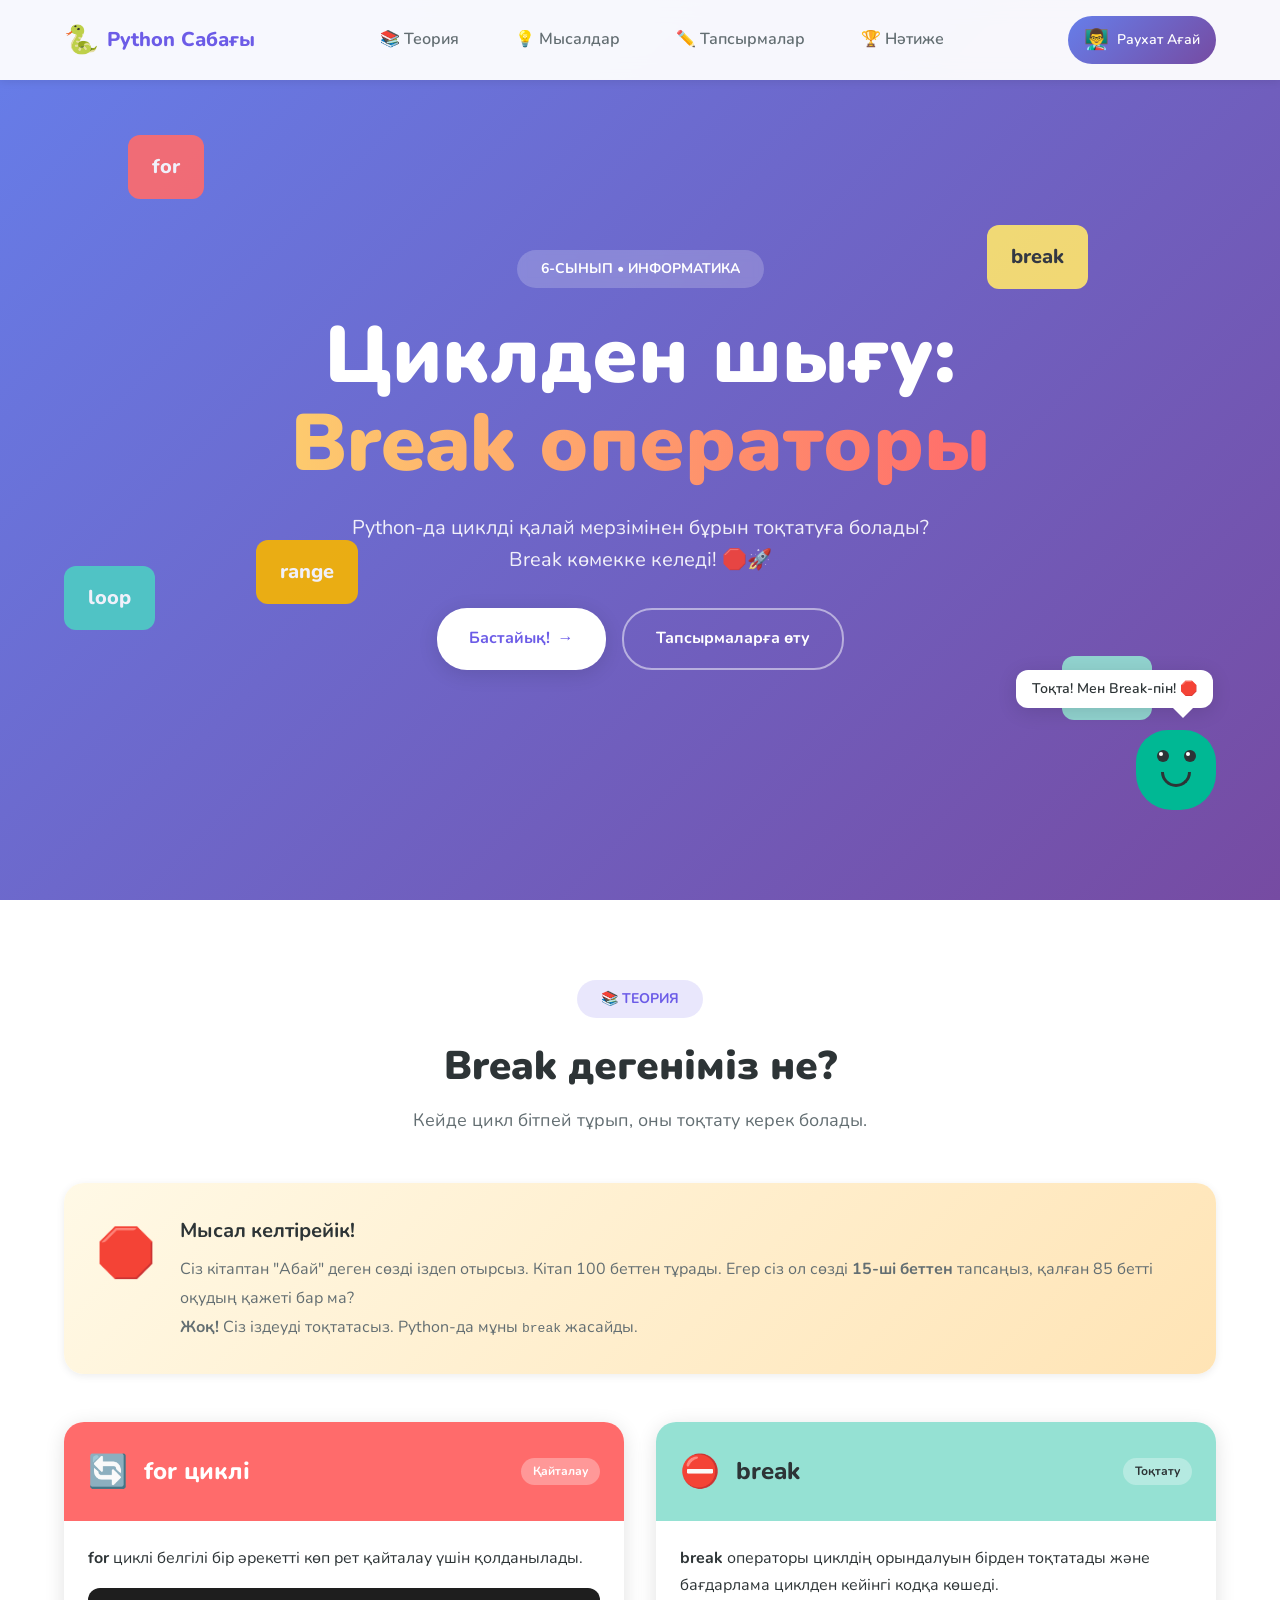
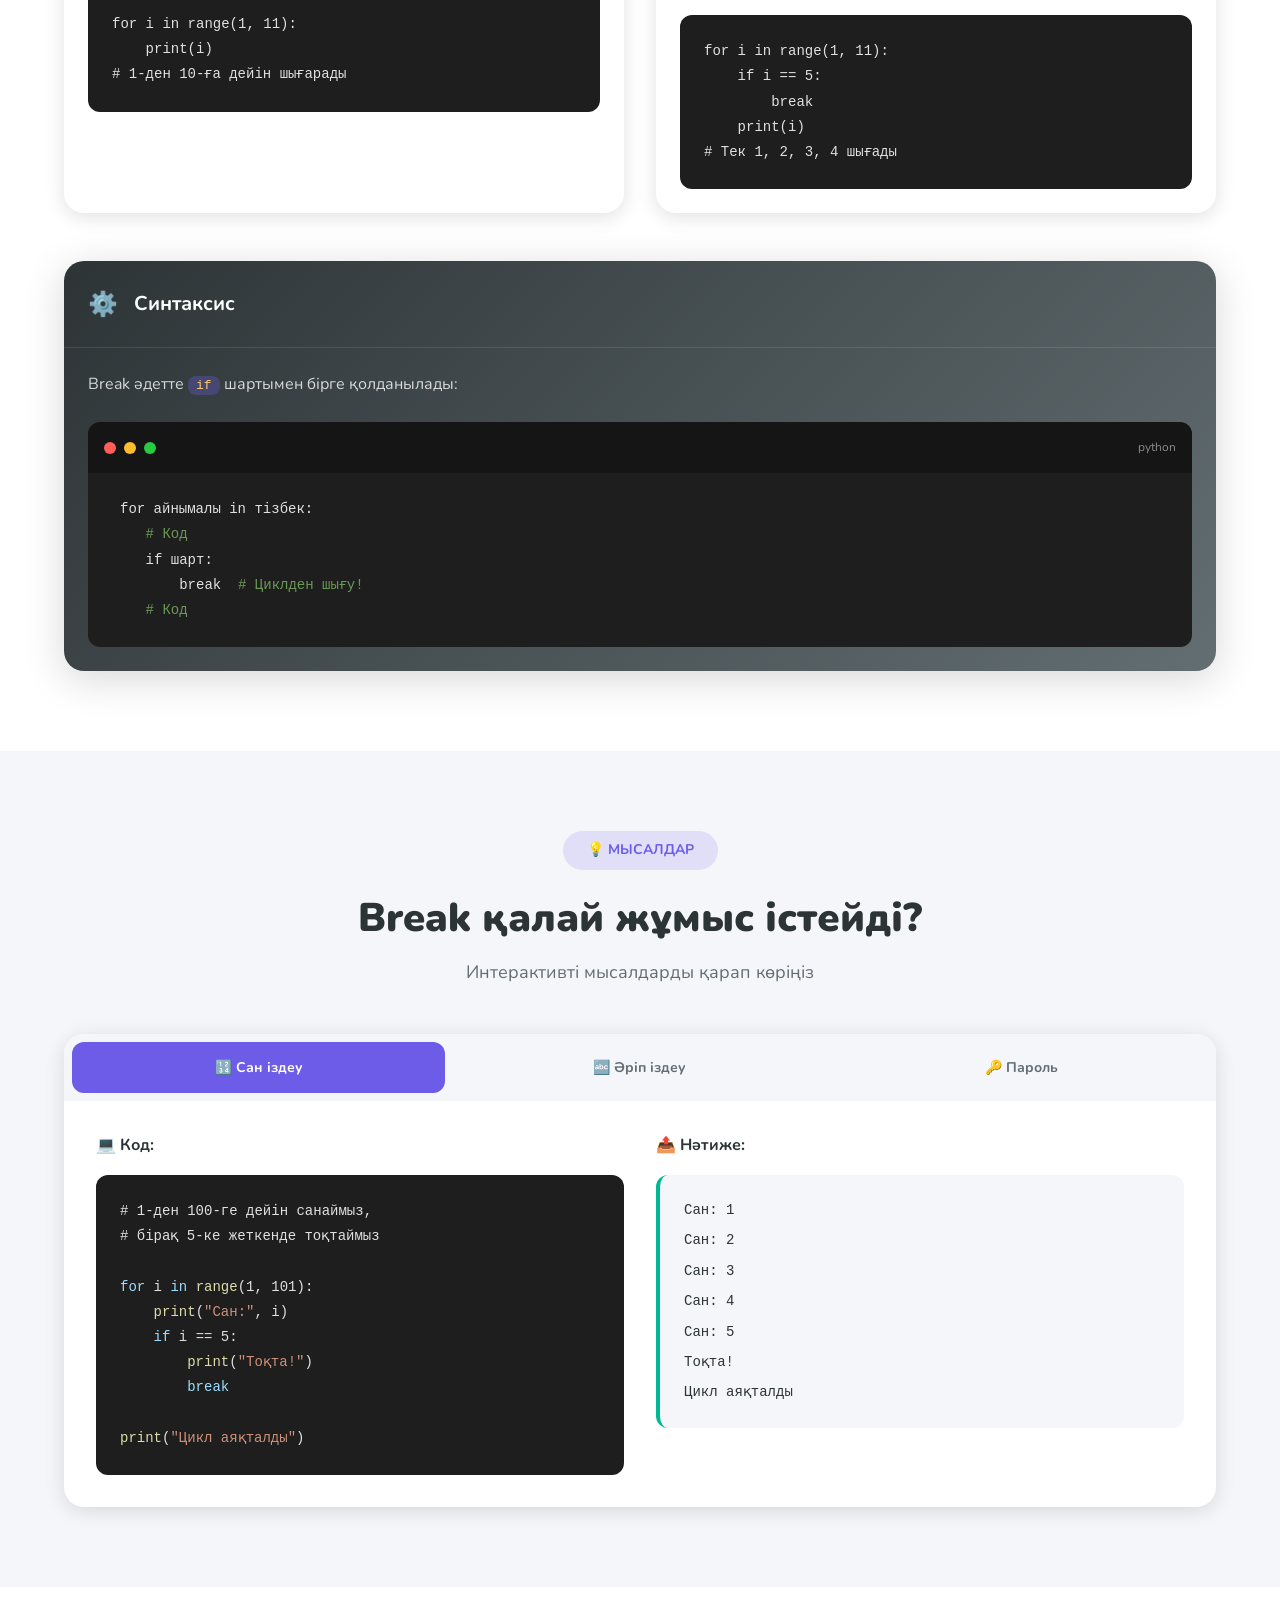
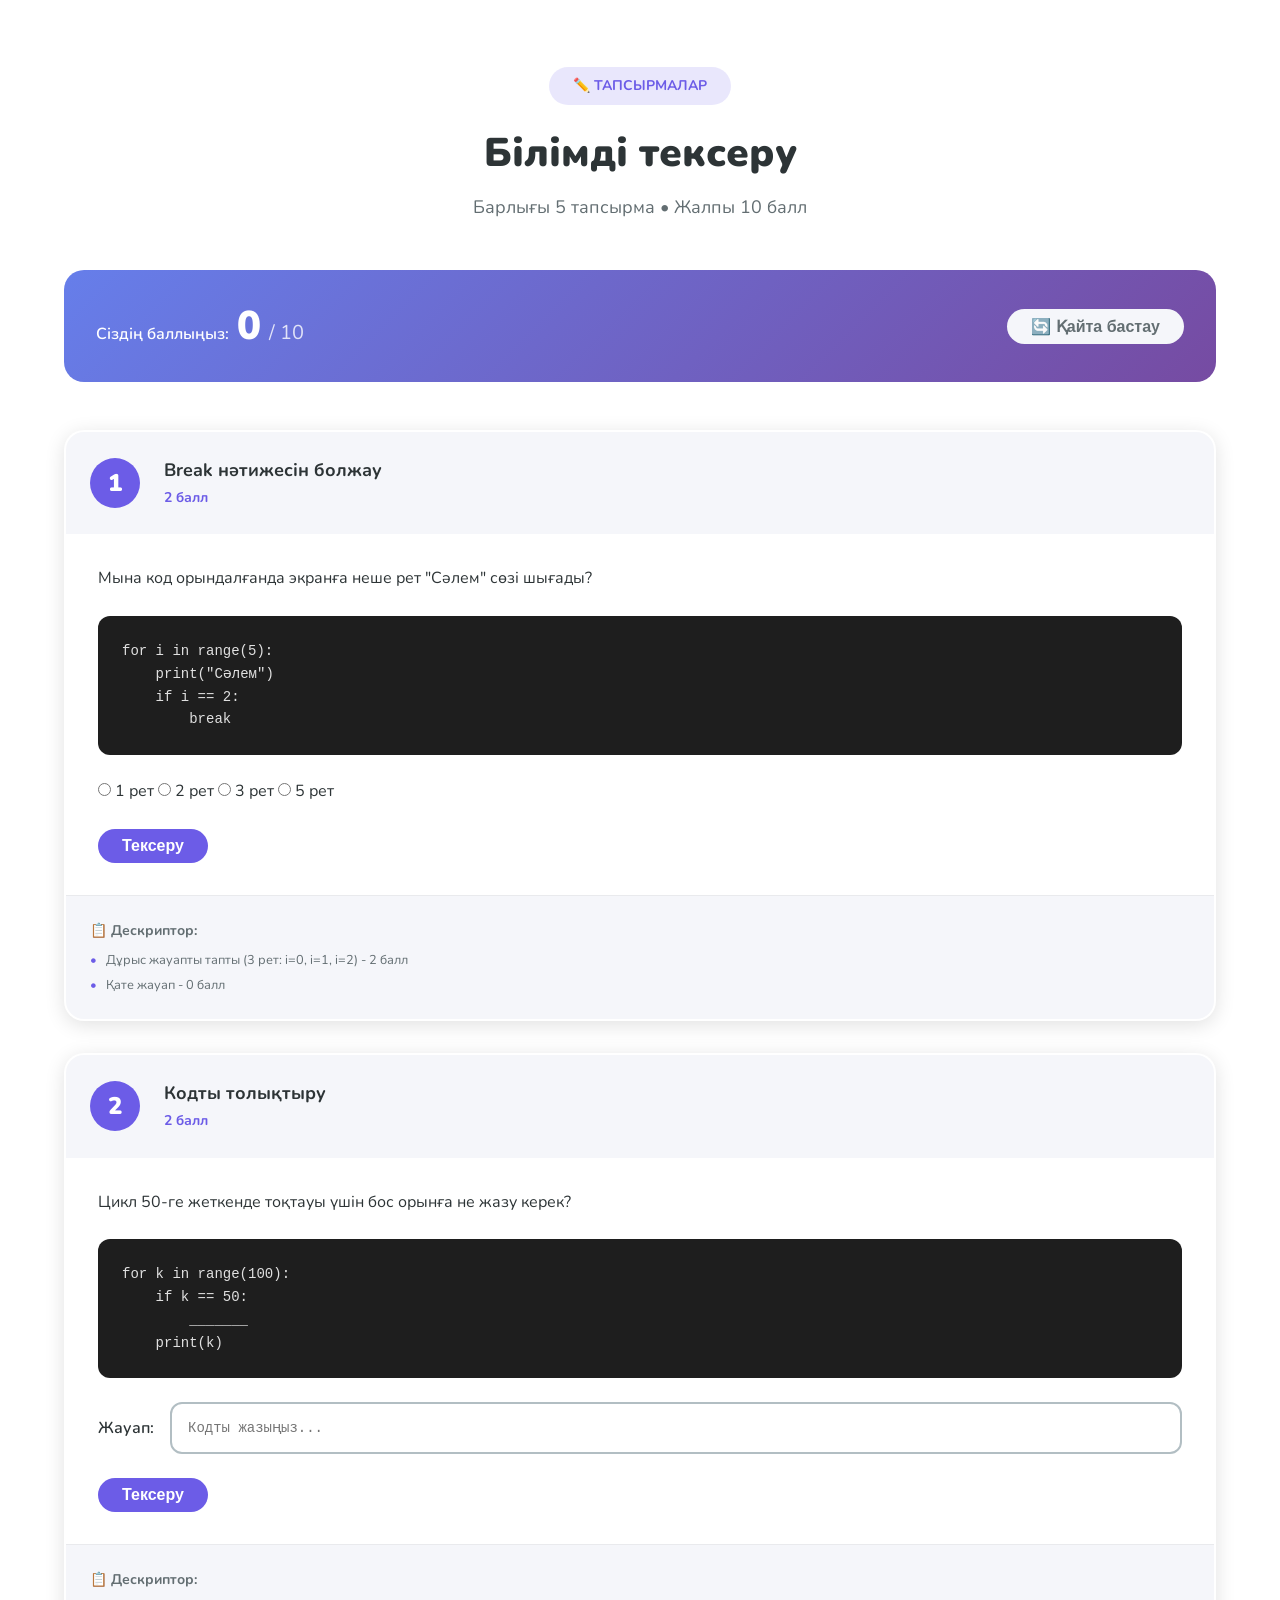
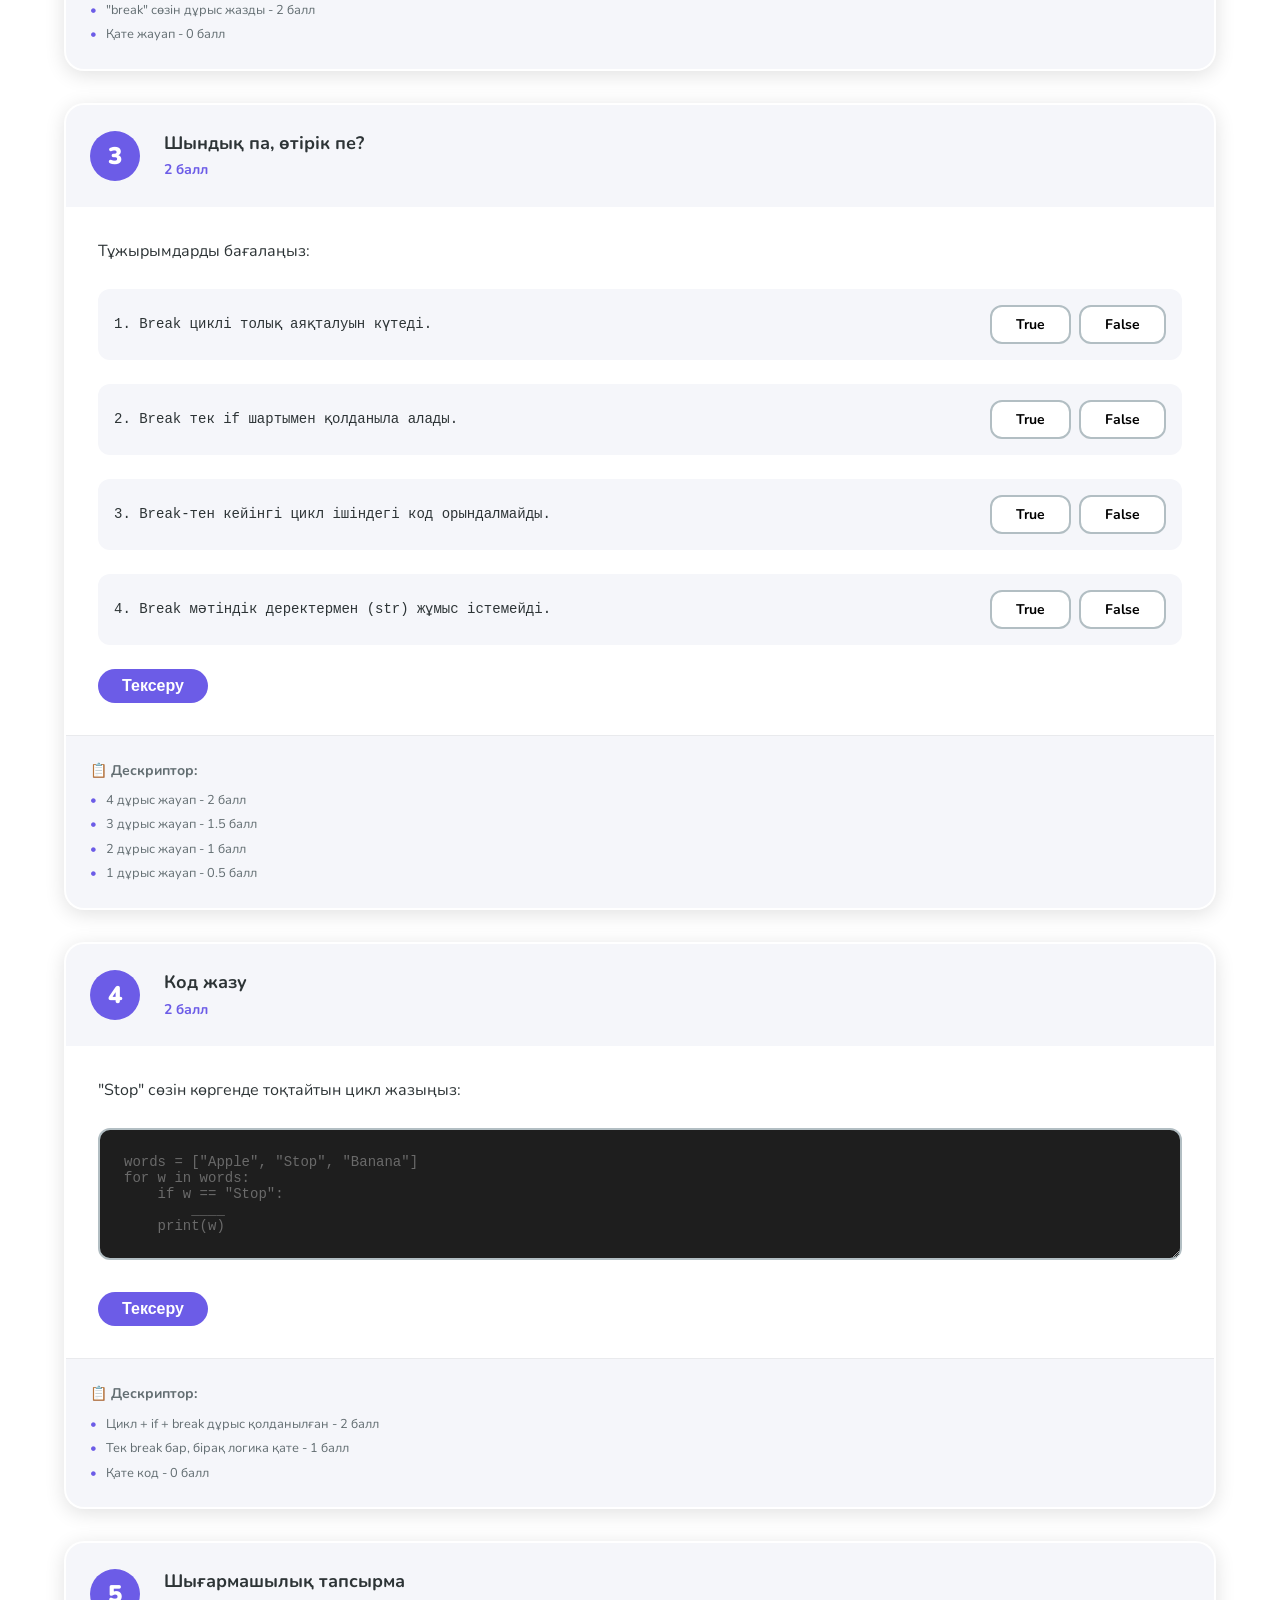
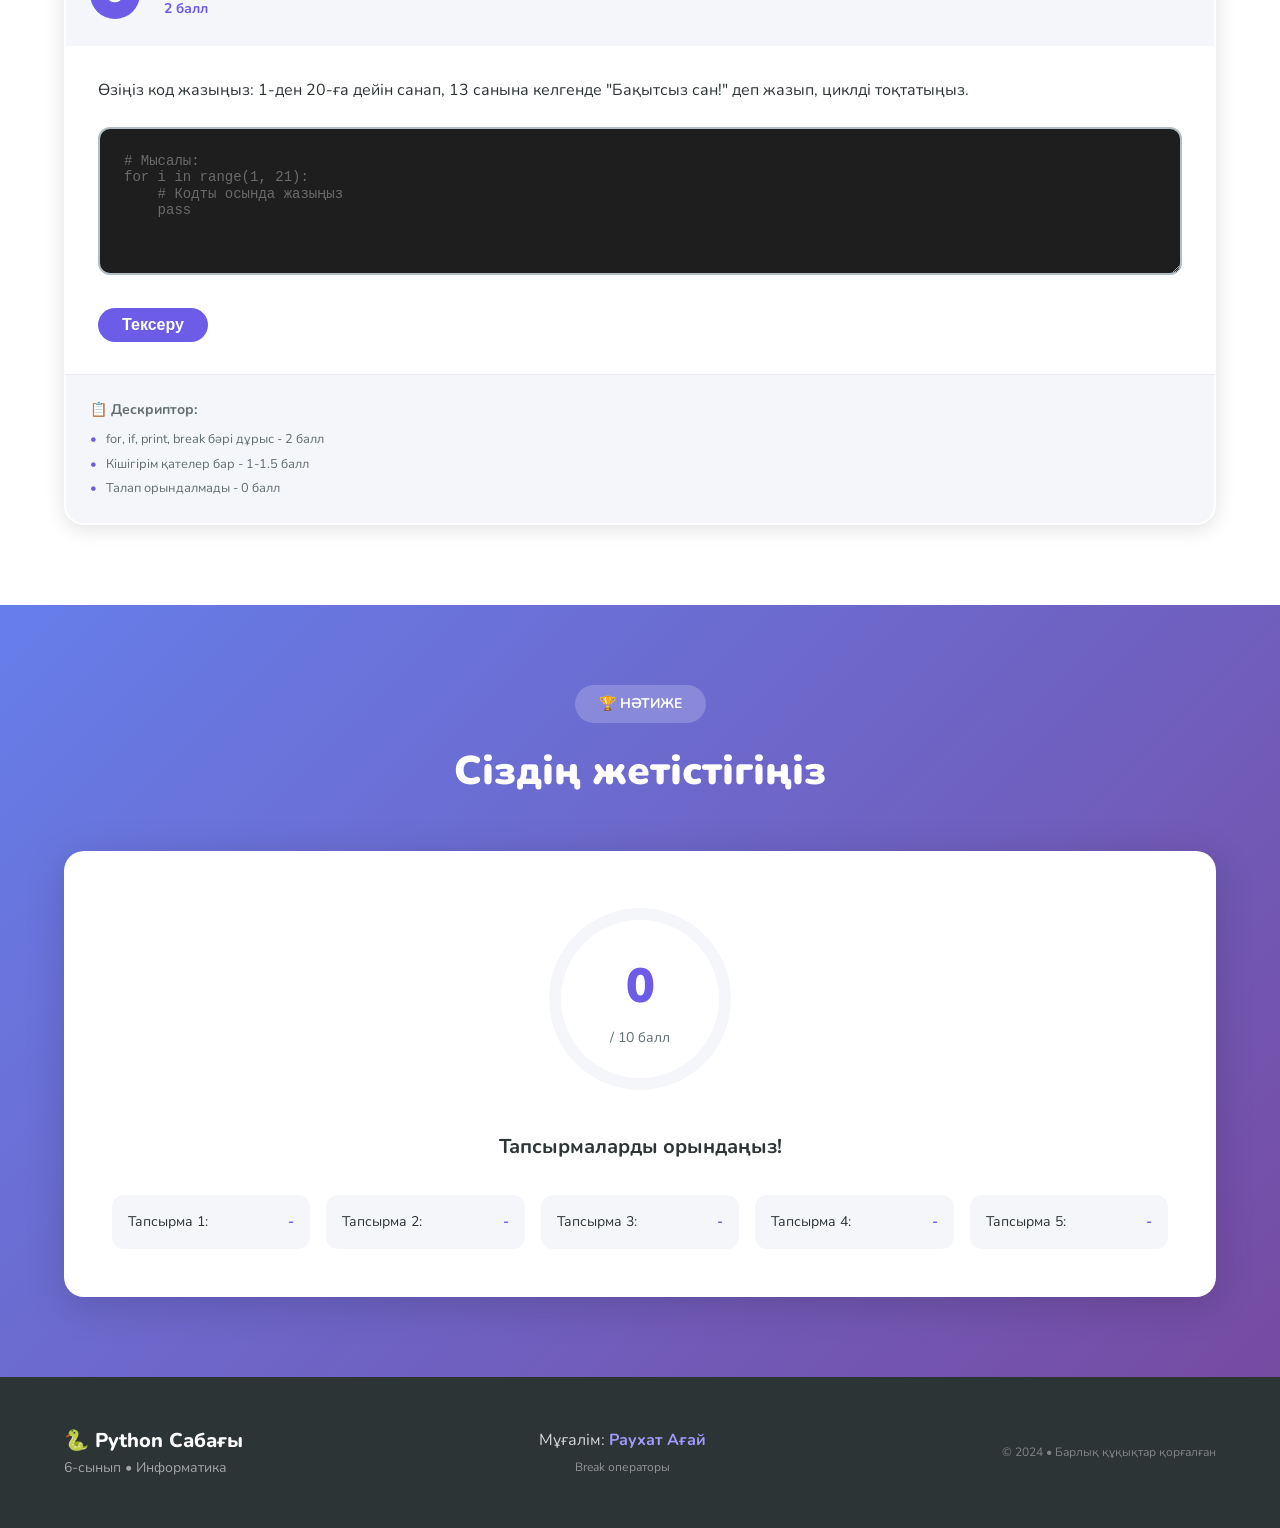
<file: index.html>
<!doctype html>
<html lang="kk">
  <head>
    <meta charset="UTF-8" />
    <meta name="viewport" content="width=device-width, initial-scale=1.0" />
    <title>Python: Break операторы | 6-сынып | Раухат Ағай</title>
    <link rel="stylesheet" href="styles.css" />
    <link
      href="https://fonts.googleapis.com/css2?family=Nunito:wght@400;600;700;800;900&display=swap"
      rel="stylesheet"
    />
  </head>
  <body>
    <header class="header">
      <div class="container header-content">
        <div class="logo">
          <span class="logo-icon">🐍</span>
          <span class="logo-text">Python Сабағы</span>
        </div>
        <nav class="nav" id="nav">
          <a href="#theory">📚 Теория</a>
          <a href="#examples">💡 Мысалдар</a>
          <a href="#tasks">✏️ Тапсырмалар</a>
          <a href="#results">🏆 Нәтиже</a>
        </nav>
        <div class="teacher-badge">
          <span class="teacher-avatar">👨‍🏫</span>
          <span class="teacher-name">Раухат Ағай</span>
        </div>
        <button class="mobile-menu-btn" id="mobileMenuBtn">☰</button>
      </div>
    </header>

    <section class="hero">
      <div class="hero-shapes">
        <div class="shape shape-1">for</div>
        <div class="shape shape-2">break</div>
        <div class="shape shape-3">loop</div>
        <div class="shape shape-4">stop</div>
        <div class="shape shape-5">range</div>
      </div>
      <div class="container hero-content">
        <div class="hero-badge">6-СЫНЫП • ИНФОРМАТИКА</div>
        <h1 class="hero-title">
          <span class="title-line">Циклден шығу:</span>
          <span class="title-line highlight">Break операторы</span>
        </h1>
        <p class="hero-subtitle">
          Python-да циклді қалай мерзімінен бұрын тоқтатуға болады? Break
          көмекке келеді! 🛑🚀
        </p>
        <div class="hero-buttons">
          <a href="#theory" class="btn btn-primary">
            <span>Бастайық!</span>
            <span class="btn-icon">→</span>
          </a>
          <a href="#tasks" class="btn btn-secondary">Тапсырмаларға өту</a>
        </div>
      </div>
      <div class="hero-mascot">
        <div class="mascot-body">
          <div class="mascot-eyes">
            <div class="eye"></div>
            <div class="eye"></div>
          </div>
          <div class="mascot-smile"></div>
        </div>
        <div class="mascot-speech">Тоқта! Мен Break-пін! 🛑</div>
      </div>
    </section>

    <section id="theory" class="theory">
      <div class="container">
        <div class="section-header">
          <span class="section-badge">📚 ТЕОРИЯ</span>
          <h2 class="section-title">Break дегеніміз не?</h2>
          <p class="section-subtitle">
            Кейде цикл бітпей тұрып, оны тоқтату керек болады.
          </p>
        </div>

        <div class="intro-card">
          <div class="intro-icon">🛑</div>
          <div class="intro-content">
            <h3>Мысал келтірейік!</h3>
            <p>
              Сіз кітаптан "Абай" деген сөзді іздеп отырсыз. Кітап 100 беттен
              тұрады. Егер сіз ол сөзді <strong>15-ші беттен</strong> тапсаңыз,
              қалған 85 бетті оқудың қажеті бар ма? <br />
              <strong>Жоқ!</strong> Сіз іздеуді тоқтатасыз. Python-да мұны
              <code>break</code> жасайды.
            </p>
          </div>
        </div>

        <div class="types-grid">
          <div class="type-card" data-type="for">
            <div class="type-header int">
              <div class="type-icon">🔄</div>
              <h3 class="type-name">for циклі</h3>
              <span class="type-badge">Қайталау</span>
            </div>
            <div class="type-body">
              <p class="type-description">
                <strong>for</strong> циклі белгілі бір әрекетті көп рет қайталау
                үшін қолданылады.
              </p>
              <div class="code-block">
                <pre><code>for i in range(1, 11):
    print(i)
# 1-ден 10-ға дейін шығарады</code></pre>
              </div>
            </div>
          </div>

          <div class="type-card" data-type="break">
            <div class="type-header bool">
              <div class="type-icon">⛔</div>
              <h3 class="type-name">break</h3>
              <span class="type-badge">Тоқтату</span>
            </div>
            <div class="type-body">
              <p class="type-description">
                <strong>break</strong> операторы циклдің орындалуын бірден
                тоқтатады және бағдарлама циклден кейінгі кодқа көшеді.
              </p>
              <div class="code-block">
                <pre><code>for i in range(1, 11):
    if i == 5:
        break
    print(i)
# Тек 1, 2, 3, 4 шығады</code></pre>
              </div>
            </div>
          </div>
        </div>

        <div class="function-card">
          <div class="function-header">
            <span class="function-icon">⚙️</span>
            <h3>Синтаксис</h3>
          </div>
          <div class="function-body">
            <p>Break әдетте <code>if</code> шартымен бірге қолданылады:</p>
            <div class="code-block">
              <div class="code-header">
                <span class="code-dot red"></span>
                <span class="code-dot yellow"></span>
                <span class="code-dot green"></span>
                <span class="code-filename">python</span>
              </div>
              <pre><code>for айнымалы in тізбек:
    <span class="comment"># Код</span>
    if шарт:
        break  <span class="comment"># Циклден шығу!</span>
    <span class="comment"># Код</span></code></pre>
            </div>
          </div>
        </div>
      </div>
    </section>

    <section id="examples" class="examples">
      <div class="container">
        <div class="section-header">
          <span class="section-badge">💡 МЫСАЛДАР</span>
          <h2 class="section-title">Break қалай жұмыс істейді?</h2>
          <p class="section-subtitle">Интерактивті мысалдарды қарап көріңіз</p>
        </div>

        <div class="interactive-demo">
          <div class="demo-tabs">
            <button class="demo-tab active" data-tab="nums">
              🔢 Сан іздеу
            </button>
            <button class="demo-tab" data-tab="letters">🔤 Әріп іздеу</button>
            <button class="demo-tab" data-tab="login">🔑 Пароль</button>
          </div>

          <div class="demo-content">
            <div class="demo-panel active" id="panel-nums">
              <div class="demo-code">
                <h4>💻 Код:</h4>
                <pre><code><span class="comment"># 1-ден 100-ге дейін санаймыз,</span>
<span class="comment"># бірақ 5-ке жеткенде тоқтаймыз</span>

<span class="keyword">for</span> i <span class="keyword">in</span> <span class="function">range</span>(1, 101):
    <span class="function">print</span>(<span class="string">"Сан:"</span>, i)
    <span class="keyword">if</span> i == 5:
        <span class="function">print</span>(<span class="string">"Тоқта!"</span>)
        <span class="keyword">break</span>

<span class="function">print</span>(<span class="string">"Цикл аяқталды"</span>)</code></pre>
              </div>
              <div class="demo-output">
                <h4>📤 Нәтиже:</h4>
                <div class="output-box">
                  <p>Сан: 1</p>
                  <p>Сан: 2</p>
                  <p>Сан: 3</p>
                  <p>Сан: 4</p>
                  <p>Сан: 5</p>
                  <p>Тоқта!</p>
                  <p>Цикл аяқталды</p>
                </div>
              </div>
            </div>

            <div class="demo-panel" id="panel-letters">
              <div class="demo-code">
                <h4>💻 Код:</h4>
                <pre><code>word = <span class="string">"PYTHON"</span>
<span class="comment"># 'H' әрпін көргенде тоқтаймыз</span>

<span class="keyword">for</span> letter <span class="keyword">in</span> word:
    <span class="keyword">if</span> letter == <span class="string">'H'</span>:
        <span class="keyword">break</span>
    <span class="function">print</span>(letter)

<span class="function">print</span>(<span class="string">"H әрпі табылды!"</span>)</code></pre>
              </div>
              <div class="demo-output">
                <h4>📤 Нәтиже:</h4>
                <div class="output-box">
                  <p>P</p>
                  <p>Y</p>
                  <p>T</p>
                  <p>H әрпі табылды!</p>
                </div>
              </div>
            </div>

            <div class="demo-panel" id="panel-login">
              <div class="demo-code">
                <h4>💻 Код:</h4>
                <pre><code><span class="comment"># Дұрыс парольді табу</span>
passwords = [<span class="string">"123"</span>, <span class="string">"admin"</span>, <span class="string">"secret"</span>, <span class="string">"guest"</span>]

<span class="keyword">for</span> p <span class="keyword">in</span> passwords:
    <span class="function">print</span>(<span class="string">"Тексеру:"</span>, p)
    <span class="keyword">if</span> p == <span class="string">"secret"</span>:
        <span class="function">print</span>(<span class="string">"Құпия сөз дұрыс! Кіру рұқсат."</span>)
        <span class="keyword">break</span></code></pre>
              </div>
              <div class="demo-output">
                <h4>📤 Нәтиже:</h4>
                <div class="output-box">
                  <p>Тексеру: 123</p>
                  <p>Тексеру: admin</p>
                  <p>Тексеру: secret</p>
                  <p>Құпия сөз дұрыс! Кіру рұқсат.</p>
                </div>
              </div>
            </div>
          </div>
        </div>
      </div>
    </section>

    <section id="tasks" class="tasks">
      <div class="container">
        <div class="section-header">
          <span class="section-badge">✏️ ТАПСЫРМАЛАР</span>
          <h2 class="section-title">Білімді тексеру</h2>
          <p class="section-subtitle">Барлығы 5 тапсырма • Жалпы 10 балл</p>
        </div>

        <div class="score-panel">
          <div class="score-display">
            <span class="score-label">Сіздің баллыңыз:</span>
            <span class="score-value" id="totalScore">0</span>
            <span class="score-max">/ 10</span>
          </div>
          <button class="btn btn-reset" id="resetBtn">🔄 Қайта бастау</button>
        </div>

        <div class="tasks-container">
          <div class="task-card" id="task1">
            <div class="task-header">
              <div class="task-number">1</div>
              <div class="task-info">
                <h3>Break нәтижесін болжау</h3>
                <span class="task-points">2 балл</span>
              </div>
              <div class="task-status" id="status1"></div>
            </div>
            <div class="task-body">
              <p class="task-question">
                Мына код орындалғанда экранға неше рет "Сәлем" сөзі шығады?
              </p>
              <div class="code-question">
                <pre><code>for i in range(5):
    print("Сәлем")
    if i == 2:
        break</code></pre>
              </div>
              <div class="task-answers" id="answers1">
                <div class="radio-group">
                  <label class="radio-option">
                    <input type="radio" name="task1" value="1" />
                    <span>1 рет</span>
                  </label>
                  <label class="radio-option">
                    <input type="radio" name="task1" value="2" />
                    <span>2 рет</span>
                  </label>
                  <label class="radio-option">
                    <input type="radio" name="task1" value="3" />
                    <span>3 рет</span>
                  </label>
                  <label class="radio-option">
                    <input type="radio" name="task1" value="5" />
                    <span>5 рет</span>
                  </label>
                </div>
              </div>
              <button class="btn btn-check" onclick="checkTask1()">
                Тексеру
              </button>
              <div class="task-feedback" id="feedback1"></div>
            </div>
            <div class="descriptor">
              <h4>📋 Дескриптор:</h4>
              <ul>
                <li>Дұрыс жауапты тапты (3 рет: i=0, i=1, i=2) - 2 балл</li>
                <li>Қате жауап - 0 балл</li>
              </ul>
            </div>
          </div>

          <div class="task-card" id="task2">
            <div class="task-header">
              <div class="task-number">2</div>
              <div class="task-info">
                <h3>Кодты толықтыру</h3>
                <span class="task-points">2 балл</span>
              </div>
              <div class="task-status" id="status2"></div>
            </div>
            <div class="task-body">
              <p class="task-question">
                Цикл 50-ге жеткенде тоқтауы үшін бос орынға не жазу керек?
              </p>
              <div class="code-question">
                <pre><code>for k in range(100):
    if k == 50:
        _______
    print(k)</code></pre>
              </div>
              <div class="answer-input">
                <label>Жауап:</label>
                <input
                  type="text"
                  id="answer2"
                  placeholder="Кодты жазыңыз..."
                  autocomplete="off"
                />
              </div>
              <button class="btn btn-check" onclick="checkTask2()">
                Тексеру
              </button>
              <div class="task-feedback" id="feedback2"></div>
            </div>
            <div class="descriptor">
              <h4>📋 Дескриптор:</h4>
              <ul>
                <li>"break" сөзін дұрыс жазды - 2 балл</li>
                <li>Қате жауап - 0 балл</li>
              </ul>
            </div>
          </div>

          <div class="task-card" id="task3">
            <div class="task-header">
              <div class="task-number">3</div>
              <div class="task-info">
                <h3>Шындық па, өтірік пе?</h3>
                <span class="task-points">2 балл</span>
              </div>
              <div class="task-status" id="status3"></div>
            </div>
            <div class="task-body">
              <p class="task-question">Тұжырымдарды бағалаңыз:</p>
              <div class="true-false-questions">
                <div class="tf-item">
                  <span class="tf-statement"
                    >1. Break циклі толық аяқталуын күтеді.</span
                  >
                  <div
                    class="tf-buttons"
                    data-correct="false"
                    data-question="1"
                  >
                    <button class="tf-btn" data-value="true">True</button>
                    <button class="tf-btn" data-value="false">False</button>
                  </div>
                </div>
                <div class="tf-item">
                  <span class="tf-statement"
                    >2. Break тек if шартымен қолданыла алады.</span
                  >
                  <div class="tf-buttons" data-correct="true" data-question="2">
                    <button class="tf-btn" data-value="true">True</button>
                    <button class="tf-btn" data-value="false">False</button>
                  </div>
                </div>
                <div class="tf-item">
                  <span class="tf-statement"
                    >3. Break-тен кейінгі цикл ішіндегі код орындалмайды.</span
                  >
                  <div class="tf-buttons" data-correct="true" data-question="3">
                    <button class="tf-btn" data-value="true">True</button>
                    <button class="tf-btn" data-value="false">False</button>
                  </div>
                </div>
                <div class="tf-item">
                  <span class="tf-statement"
                    >4. Break мәтіндік деректермен (str) жұмыс істемейді.</span
                  >
                  <div
                    class="tf-buttons"
                    data-correct="false"
                    data-question="4"
                  >
                    <button class="tf-btn" data-value="true">True</button>
                    <button class="tf-btn" data-value="false">False</button>
                  </div>
                </div>
              </div>
              <button class="btn btn-check" onclick="checkTask3()">
                Тексеру
              </button>
              <div class="task-feedback" id="feedback3"></div>
            </div>
            <div class="descriptor">
              <h4>📋 Дескриптор:</h4>
              <ul>
                <li>4 дұрыс жауап - 2 балл</li>
                <li>3 дұрыс жауап - 1.5 балл</li>
                <li>2 дұрыс жауап - 1 балл</li>
                <li>1 дұрыс жауап - 0.5 балл</li>
              </ul>
            </div>
          </div>

          <div class="task-card" id="task4">
            <div class="task-header">
              <div class="task-number">4</div>
              <div class="task-info">
                <h3>Код жазу</h3>
                <span class="task-points">2 балл</span>
              </div>
              <div class="task-status" id="status4"></div>
            </div>
            <div class="task-body">
              <p class="task-question">
                "Stop" сөзін көргенде тоқтайтын цикл жазыңыз:
              </p>
              <div class="code-editor">
                <textarea
                  id="code4"
                  rows="5"
                  placeholder='words = ["Apple", "Stop", "Banana"]
for w in words:
    if w == "Stop":
        ____
    print(w)'
                ></textarea>
              </div>
              <button class="btn btn-check" onclick="checkTask4()">
                Тексеру
              </button>
              <div class="task-feedback" id="feedback4"></div>
            </div>
            <div class="descriptor">
              <h4>📋 Дескриптор:</h4>
              <ul>
                <li>Цикл + if + break дұрыс қолданылған - 2 балл</li>
                <li>Тек break бар, бірақ логика қате - 1 балл</li>
                <li>Қате код - 0 балл</li>
              </ul>
            </div>
          </div>

          <div class="task-card" id="task5">
            <div class="task-header">
              <div class="task-number">5</div>
              <div class="task-info">
                <h3>Шығармашылық тапсырма</h3>
                <span class="task-points">2 балл</span>
              </div>
              <div class="task-status" id="status5"></div>
            </div>
            <div class="task-body">
              <p class="task-question">
                Өзіңіз код жазыңыз: 1-ден 20-ға дейін санап, 13 санына келгенде
                "Бақытсыз сан!" деп жазып, циклді тоқтатыңыз.
              </p>
              <div class="code-editor">
                <textarea
                  id="code5"
                  rows="6"
                  placeholder="# Мысалы:
for i in range(1, 21):
    # Кодты осында жазыңыз
    pass"
                ></textarea>
              </div>
              <button class="btn btn-check" onclick="checkTask5()">
                Тексеру
              </button>
              <div class="task-feedback" id="feedback5"></div>
            </div>
            <div class="descriptor">
              <h4>📋 Дескриптор:</h4>
              <ul>
                <li>for, if, print, break бәрі дұрыс - 2 балл</li>
                <li>Кішігірім қателер бар - 1-1.5 балл</li>
                <li>Талап орындалмады - 0 балл</li>
              </ul>
            </div>
          </div>
        </div>
      </div>
    </section>

    <section id="results" class="results">
      <div class="container">
        <div class="section-header">
          <span class="section-badge">🏆 НӘТИЖЕ</span>
          <h2 class="section-title">Сіздің жетістігіңіз</h2>
        </div>

        <div class="results-panel">
          <div class="result-circle">
            <svg class="progress-ring" width="200" height="200">
              <circle
                class="progress-ring-circle-bg"
                cx="100"
                cy="100"
                r="85"
              />
              <circle
                class="progress-ring-circle"
                id="progressCircle"
                cx="100"
                cy="100"
                r="85"
              />
            </svg>
            <div class="result-score">
              <span class="result-number" id="finalScore">0</span>
              <span class="result-text">/ 10 балл</span>
            </div>
          </div>
          <div class="result-message" id="resultMessage">
            Тапсырмаларды орындаңыз!
          </div>
          <div class="result-breakdown" id="resultBreakdown">
            <div class="breakdown-item">
              <span>Тапсырма 1:</span>
              <span id="score1">-</span>
            </div>
            <div class="breakdown-item">
              <span>Тапсырма 2:</span>
              <span id="score2">-</span>
            </div>
            <div class="breakdown-item">
              <span>Тапсырма 3:</span>
              <span id="score3">-</span>
            </div>
            <div class="breakdown-item">
              <span>Тапсырма 4:</span>
              <span id="score4">-</span>
            </div>
            <div class="breakdown-item">
              <span>Тапсырма 5:</span>
              <span id="score5">-</span>
            </div>
          </div>
        </div>
      </div>
    </section>

    <footer class="footer">
      <div class="container">
        <div class="footer-content">
          <div class="footer-brand">
            <span class="footer-logo">🐍 Python Сабағы</span>
            <p class="footer-tagline">6-сынып • Информатика</p>
          </div>
          <div class="footer-teacher">
            <p>Мұғалім: <strong>Раухат Ағай</strong></p>
            <p class="footer-note">Break операторы</p>
          </div>
          <div class="footer-meta">
            <p>© 2024 • Барлық құқықтар қорғалған</p>
          </div>
        </div>
      </div>
    </footer>

    <script src="script.js"></script>
  </body>
</html>
</file>
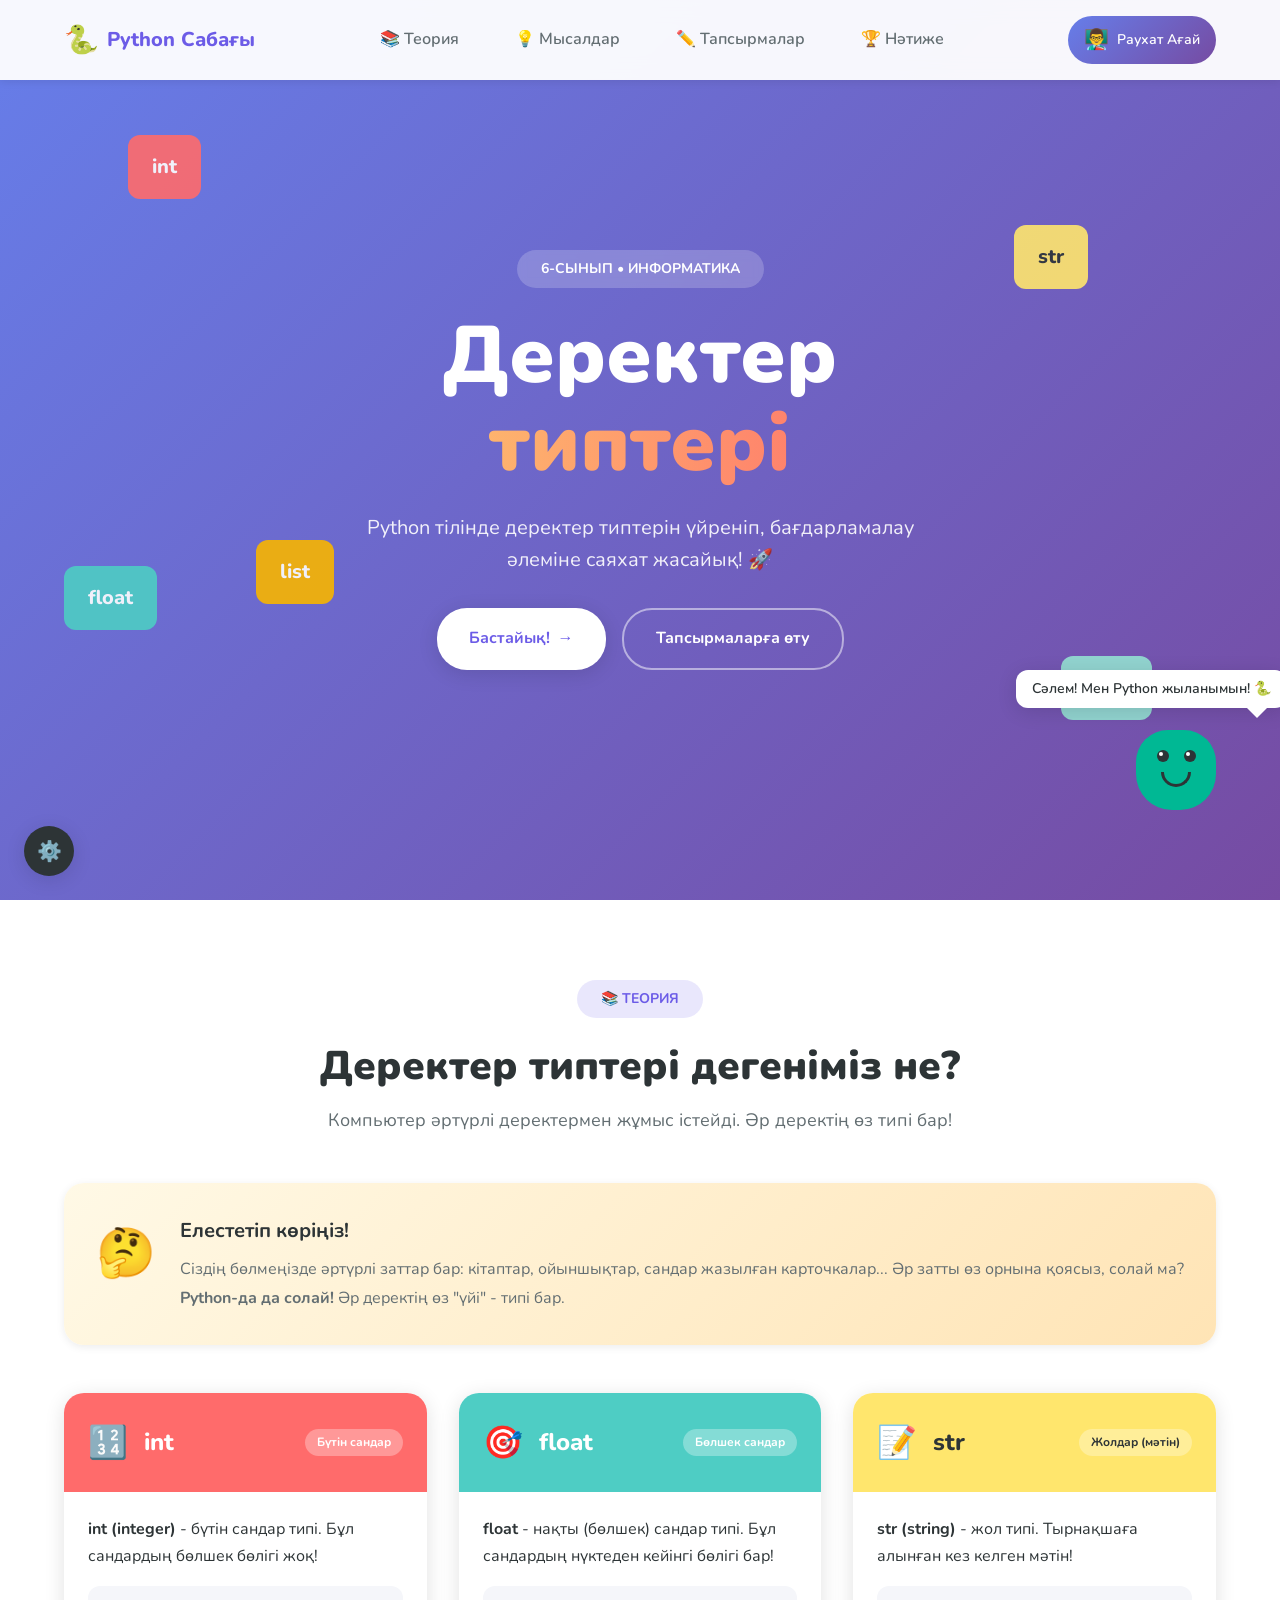
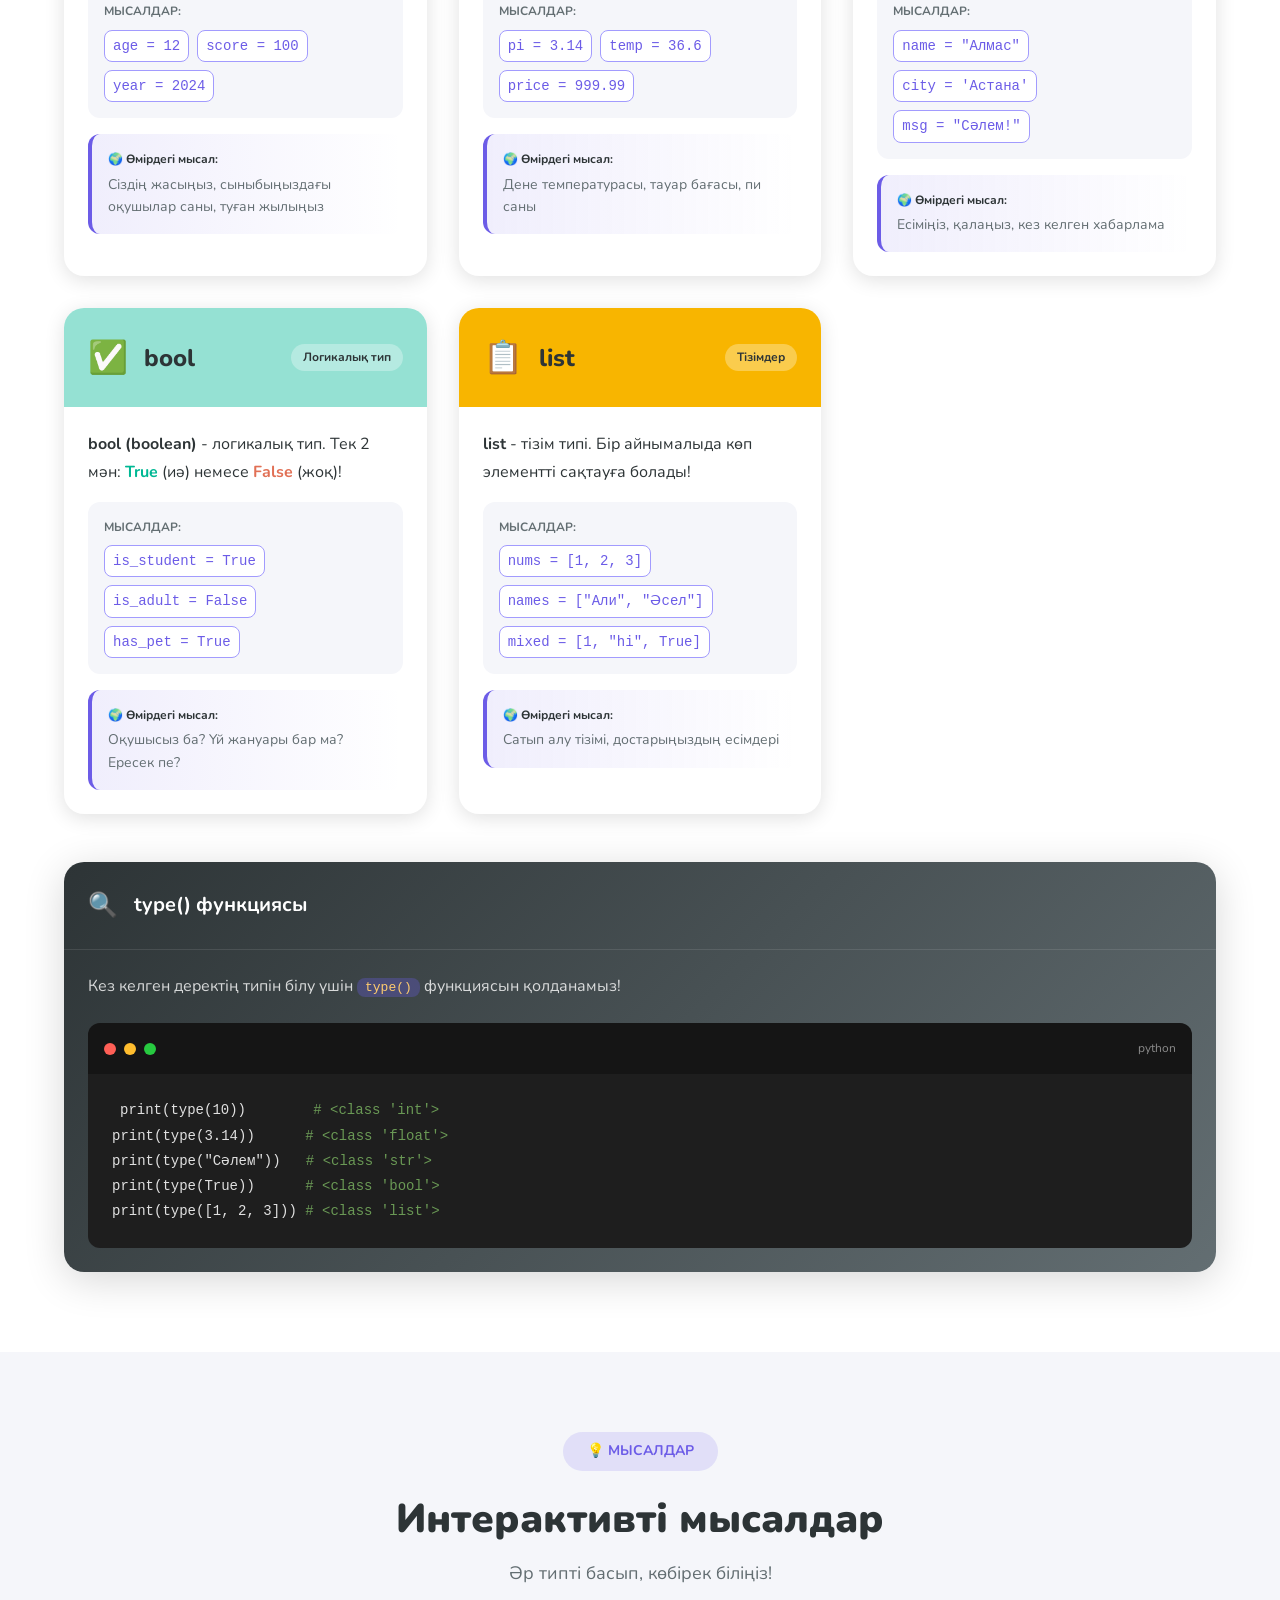
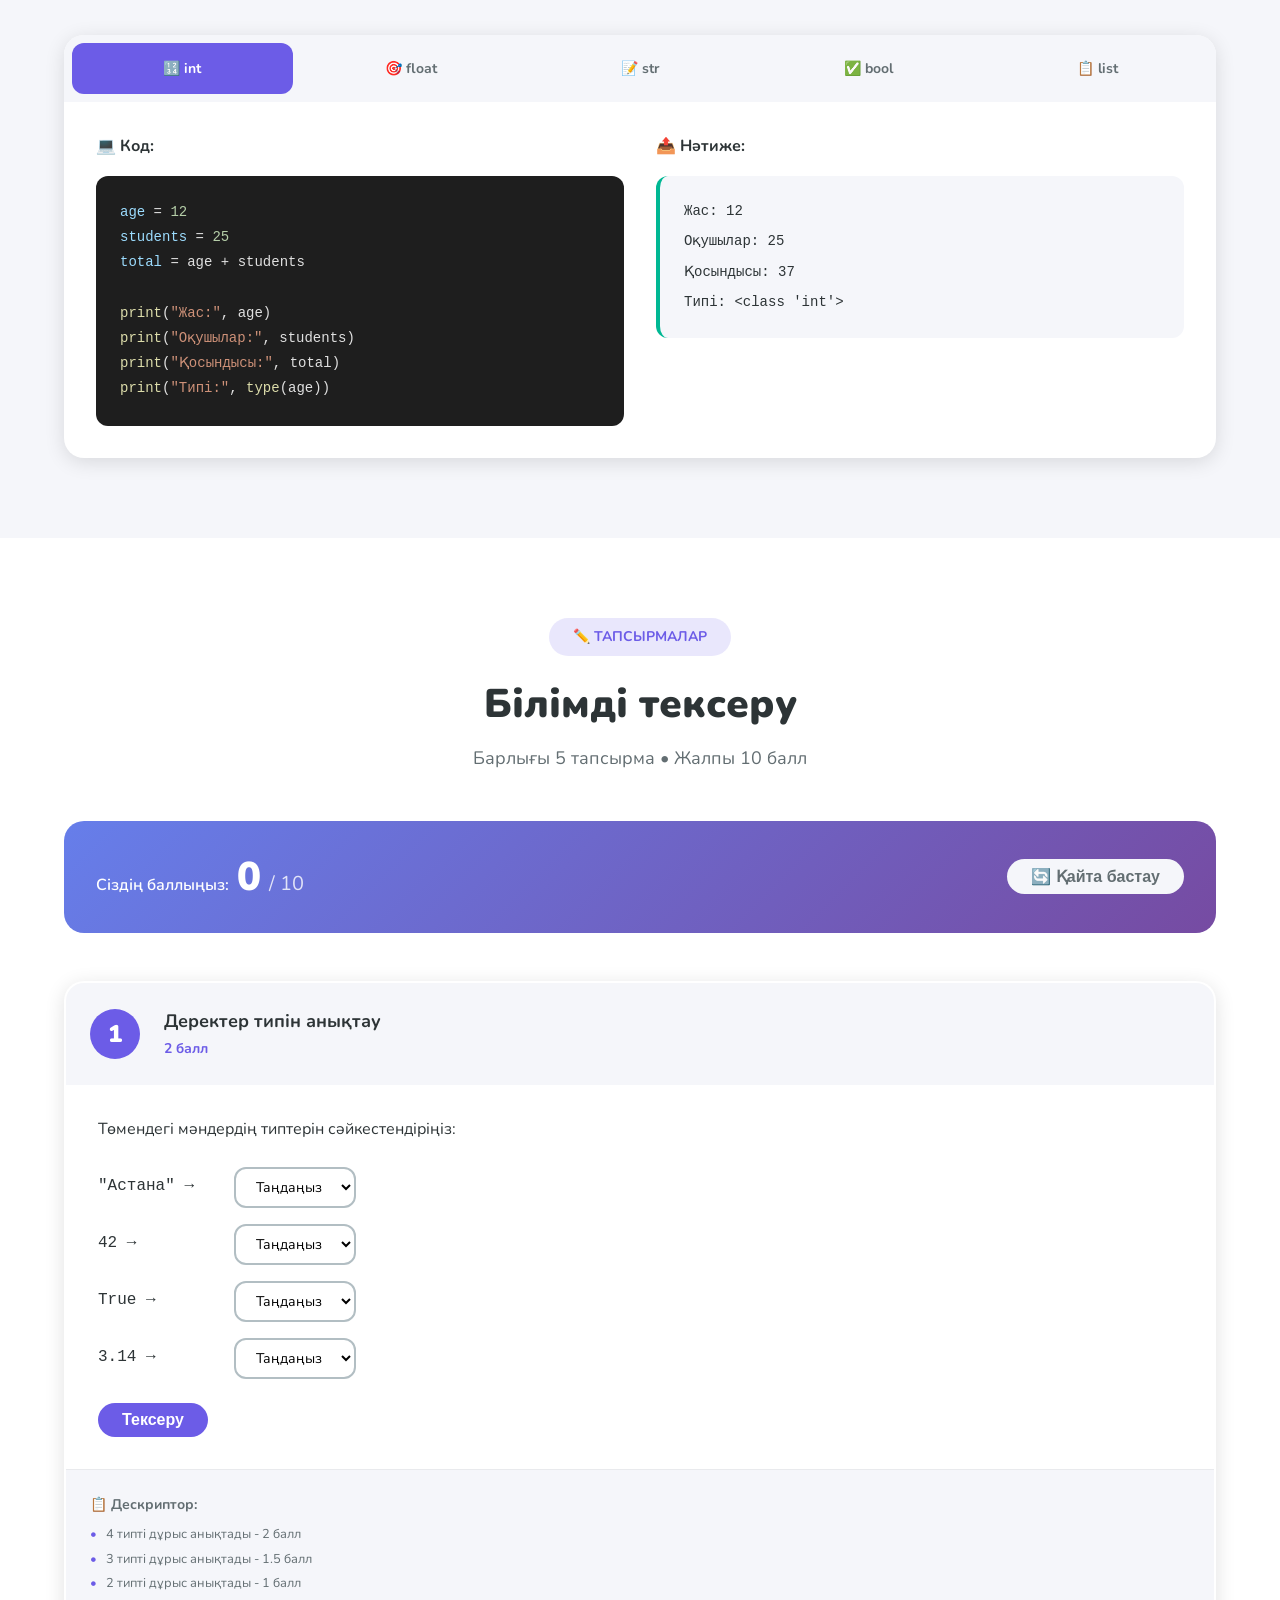
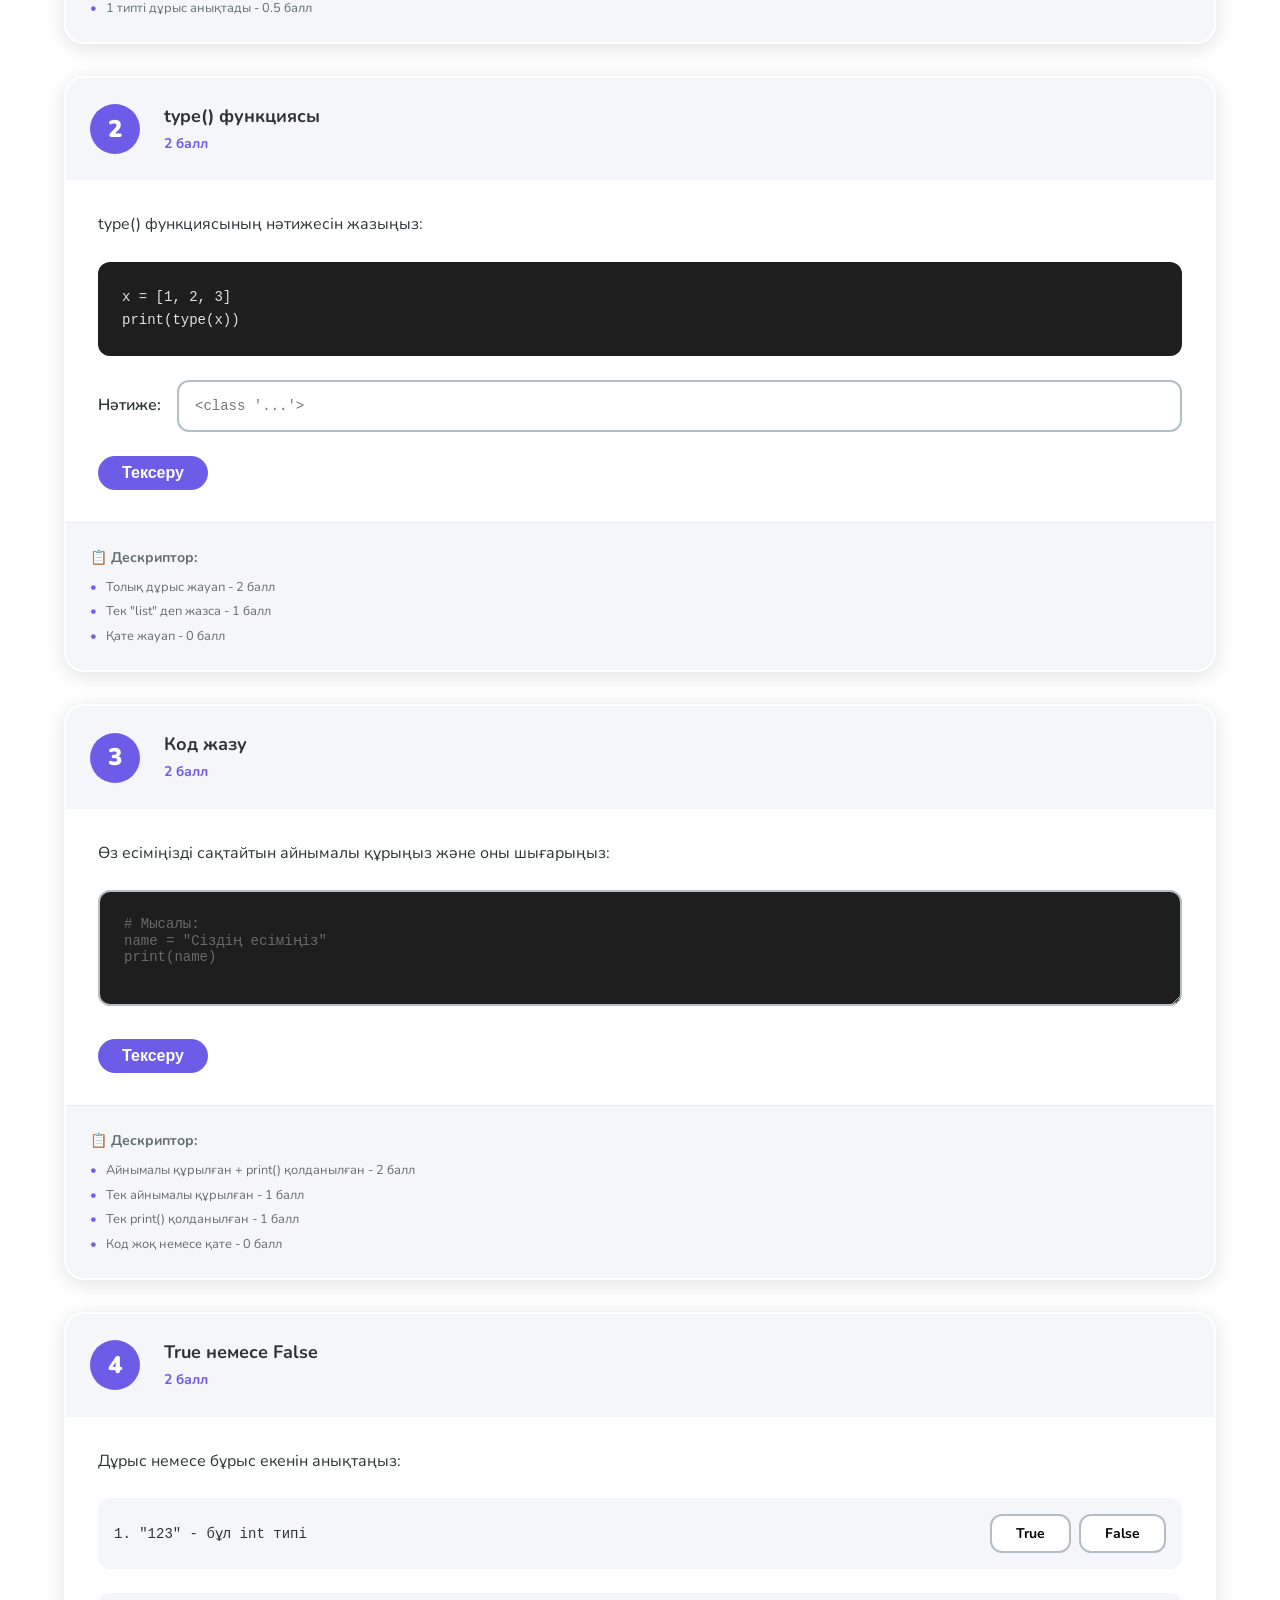
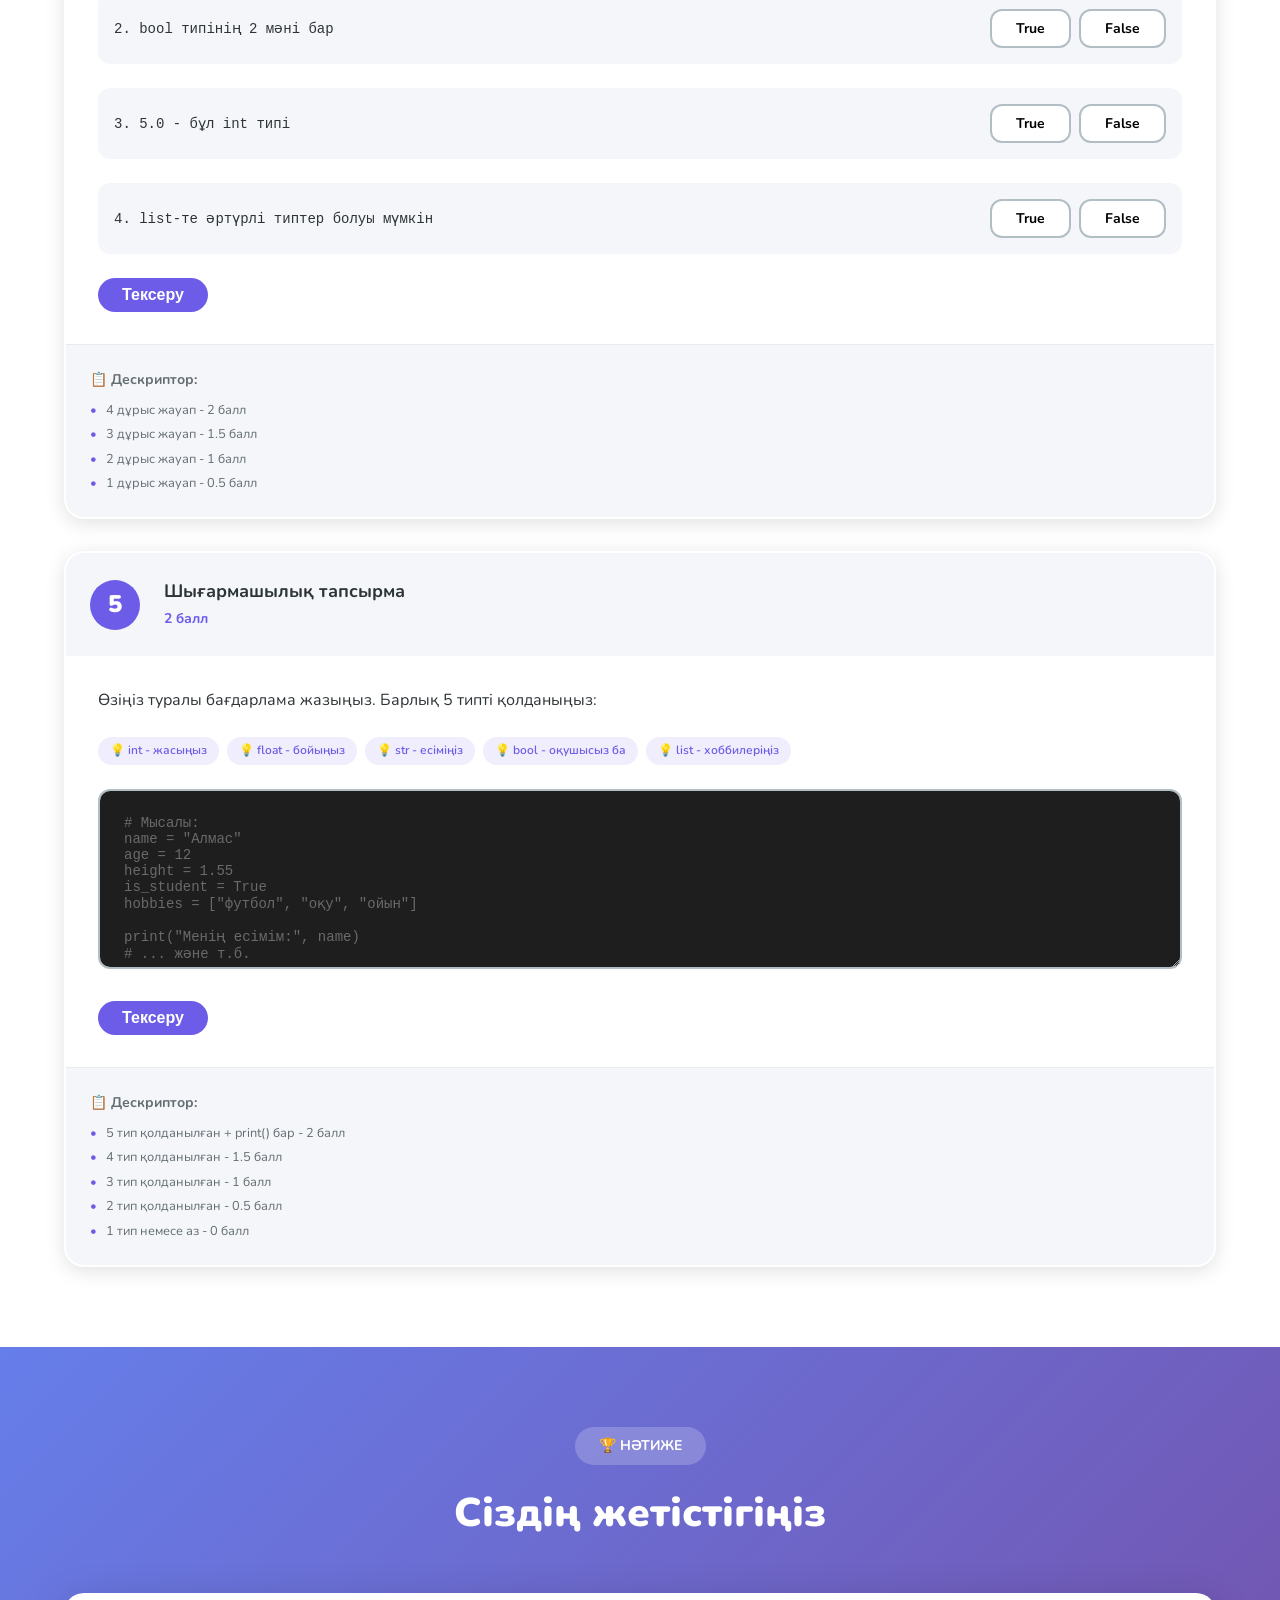
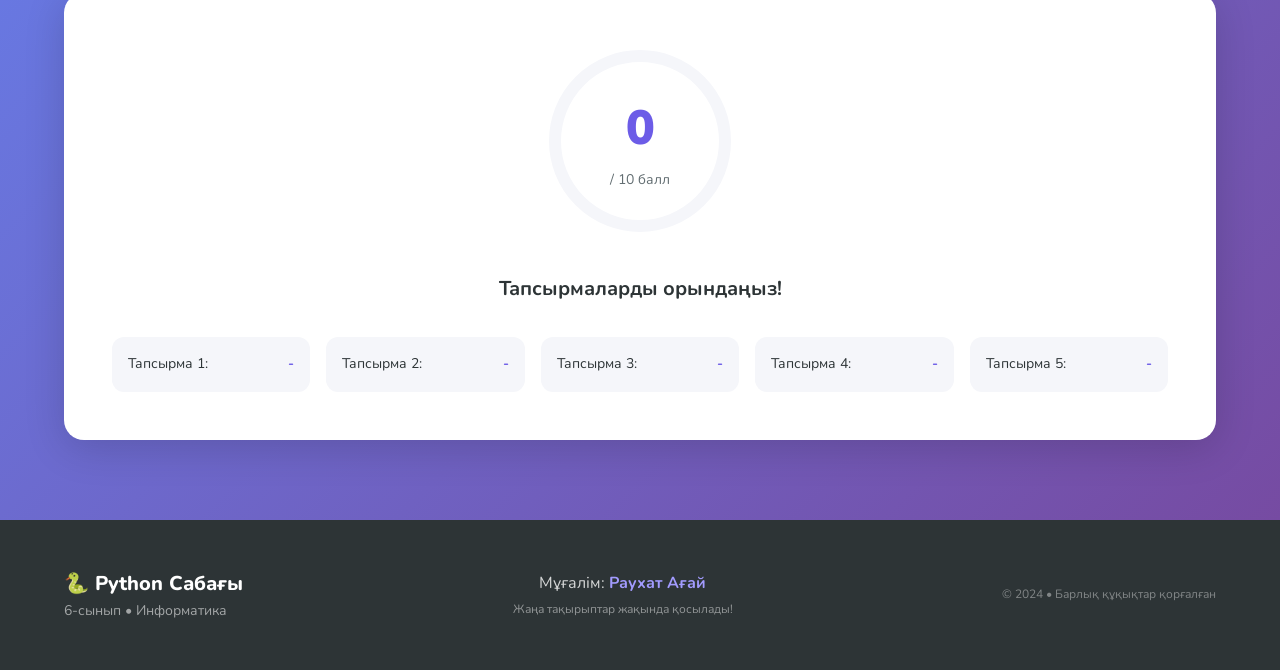
<file: public/lesson/index.html>
<!doctype html>
<html lang="kk">
  <head>
    <meta charset="UTF-8" />
    <meta name="viewport" content="width=device-width, initial-scale=1.0" />
    <title>Python: Деректер типтері | 6-сынып | Раухат Ағай</title>
    <link rel="stylesheet" href="styles.css" />
    <link
      href="https://fonts.googleapis.com/css2?family=Nunito:wght@400;600;700;800;900&display=swap"
      rel="stylesheet"
    />
  </head>
  <body>
    <!-- ========== HEADER ========== -->
    <header class="header">
      <div class="container header-content">
        <div class="logo">
          <span class="logo-icon">🐍</span>
          <span class="logo-text">Python Сабағы</span>
        </div>
        <nav class="nav" id="nav">
          <a href="#theory">📚 Теория</a>
          <a href="#examples">💡 Мысалдар</a>
          <a href="#tasks">✏️ Тапсырмалар</a>
          <a href="#results">🏆 Нәтиже</a>
        </nav>
        <div class="teacher-badge">
          <span class="teacher-avatar">👨‍🏫</span>
          <span class="teacher-name">Раухат Ағай</span>
        </div>
        <button class="mobile-menu-btn" id="mobileMenuBtn">☰</button>
      </div>
    </header>

    <!-- ========== HERO SECTION ========== -->
    <section class="hero">
      <div class="hero-shapes">
        <div class="shape shape-1">int</div>
        <div class="shape shape-2">str</div>
        <div class="shape shape-3">float</div>
        <div class="shape shape-4">bool</div>
        <div class="shape shape-5">list</div>
      </div>
      <div class="container hero-content">
        <div class="hero-badge">6-СЫНЫП • ИНФОРМАТИКА</div>
        <h1 class="hero-title">
          <span class="title-line">Деректер</span>
          <span class="title-line highlight">типтері</span>
        </h1>
        <p class="hero-subtitle">
          Python тілінде деректер типтерін үйреніп, бағдарламалау әлеміне саяхат
          жасайық! 🚀
        </p>
        <div class="hero-buttons">
          <a href="#theory" class="btn btn-primary">
            <span>Бастайық!</span>
            <span class="btn-icon">→</span>
          </a>
          <a href="#tasks" class="btn btn-secondary">Тапсырмаларға өту</a>
        </div>
      </div>
      <div class="hero-mascot">
        <div class="mascot-body">
          <div class="mascot-eyes">
            <div class="eye"></div>
            <div class="eye"></div>
          </div>
          <div class="mascot-smile"></div>
        </div>
        <div class="mascot-speech">Сәлем! Мен Python жыланымын! 🐍</div>
      </div>
    </section>

    <!-- ========== THEORY SECTION ========== -->
    <section id="theory" class="theory">
      <div class="container">
        <div class="section-header">
          <span class="section-badge">📚 ТЕОРИЯ</span>
          <h2 class="section-title">Деректер типтері дегеніміз не?</h2>
          <p class="section-subtitle">
            Компьютер әртүрлі деректермен жұмыс істейді. Әр деректің өз типі
            бар!
          </p>
        </div>

        <div class="intro-card">
          <div class="intro-icon">🤔</div>
          <div class="intro-content">
            <h3>Елестетіп көріңіз!</h3>
            <p>
              Сіздің бөлмеңізде әртүрлі заттар бар: кітаптар, ойыншықтар, сандар
              жазылған карточкалар... Әр затты өз орнына қоясыз, солай ма?
              <strong>Python-да да солай!</strong> Әр деректің өз "үйі" - типі
              бар.
            </p>
          </div>
        </div>

        <div class="types-grid">
          <!-- INTEGER -->
          <div class="type-card" data-type="int">
            <div class="type-header int">
              <div class="type-icon">🔢</div>
              <h3 class="type-name">int</h3>
              <span class="type-badge">Бүтін сандар</span>
            </div>
            <div class="type-body">
              <p class="type-description">
                <strong>int (integer)</strong> - бүтін сандар типі. Бұл
                сандардың бөлшек бөлігі жоқ!
              </p>
              <div class="type-examples">
                <span class="example-label">Мысалдар:</span>
                <div class="code-examples">
                  <code>age = 12</code>
                  <code>score = 100</code>
                  <code>year = 2024</code>
                </div>
              </div>
              <div class="real-life">
                <span class="real-label">🌍 Өмірдегі мысал:</span>
                <p>
                  Сіздің жасыңыз, сыныбыңыздағы оқушылар саны, туған жылыңыз
                </p>
              </div>
            </div>
          </div>

          <!-- FLOAT -->
          <div class="type-card" data-type="float">
            <div class="type-header float">
              <div class="type-icon">🎯</div>
              <h3 class="type-name">float</h3>
              <span class="type-badge">Бөлшек сандар</span>
            </div>
            <div class="type-body">
              <p class="type-description">
                <strong>float</strong> - нақты (бөлшек) сандар типі. Бұл
                сандардың нүктеден кейінгі бөлігі бар!
              </p>
              <div class="type-examples">
                <span class="example-label">Мысалдар:</span>
                <div class="code-examples">
                  <code>pi = 3.14</code>
                  <code>temp = 36.6</code>
                  <code>price = 999.99</code>
                </div>
              </div>
              <div class="real-life">
                <span class="real-label">🌍 Өмірдегі мысал:</span>
                <p>Дене температурасы, тауар бағасы, пи саны</p>
              </div>
            </div>
          </div>

          <!-- STRING -->
          <div class="type-card" data-type="str">
            <div class="type-header str">
              <div class="type-icon">📝</div>
              <h3 class="type-name">str</h3>
              <span class="type-badge">Жолдар (мәтін)</span>
            </div>
            <div class="type-body">
              <p class="type-description">
                <strong>str (string)</strong> - жол типі. Тырнақшаға алынған кез
                келген мәтін!
              </p>
              <div class="type-examples">
                <span class="example-label">Мысалдар:</span>
                <div class="code-examples">
                  <code>name = "Алмас"</code>
                  <code>city = 'Астана'</code>
                  <code>msg = "Сәлем!"</code>
                </div>
              </div>
              <div class="real-life">
                <span class="real-label">🌍 Өмірдегі мысал:</span>
                <p>Есіміңіз, қалаңыз, кез келген хабарлама</p>
              </div>
            </div>
          </div>

          <!-- BOOLEAN -->
          <div class="type-card" data-type="bool">
            <div class="type-header bool">
              <div class="type-icon">✅</div>
              <h3 class="type-name">bool</h3>
              <span class="type-badge">Логикалық тип</span>
            </div>
            <div class="type-body">
              <p class="type-description">
                <strong>bool (boolean)</strong> - логикалық тип. Тек 2 мән:
                <span class="true-value">True</span> (иә) немесе
                <span class="false-value">False</span> (жоқ)!
              </p>
              <div class="type-examples">
                <span class="example-label">Мысалдар:</span>
                <div class="code-examples">
                  <code>is_student = True</code>
                  <code>is_adult = False</code>
                  <code>has_pet = True</code>
                </div>
              </div>
              <div class="real-life">
                <span class="real-label">🌍 Өмірдегі мысал:</span>
                <p>Оқушысыз ба? Үй жануары бар ма? Ересек пе?</p>
              </div>
            </div>
          </div>

          <!-- LIST -->
          <div class="type-card" data-type="list">
            <div class="type-header list">
              <div class="type-icon">📋</div>
              <h3 class="type-name">list</h3>
              <span class="type-badge">Тізімдер</span>
            </div>
            <div class="type-body">
              <p class="type-description">
                <strong>list</strong> - тізім типі. Бір айнымалыда көп элементті
                сақтауға болады!
              </p>
              <div class="type-examples">
                <span class="example-label">Мысалдар:</span>
                <div class="code-examples">
                  <code>nums = [1, 2, 3]</code>
                  <code>names = ["Али", "Әсел"]</code>
                  <code>mixed = [1, "hi", True]</code>
                </div>
              </div>
              <div class="real-life">
                <span class="real-label">🌍 Өмірдегі мысал:</span>
                <p>Сатып алу тізімі, достарыңыздың есімдері</p>
              </div>
            </div>
          </div>
        </div>

        <!-- TYPE() Function -->
        <div class="function-card">
          <div class="function-header">
            <span class="function-icon">🔍</span>
            <h3>type() функциясы</h3>
          </div>
          <div class="function-body">
            <p>
              Кез келген деректің типін білу үшін <code>type()</code> функциясын
              қолданамыз!
            </p>
            <div class="code-block">
              <div class="code-header">
                <span class="code-dot red"></span>
                <span class="code-dot yellow"></span>
                <span class="code-dot green"></span>
                <span class="code-filename">python</span>
              </div>
              <pre><code>print(type(10))        <span class="comment"># &lt;class 'int'&gt;</span>
print(type(3.14))      <span class="comment"># &lt;class 'float'&gt;</span>
print(type("Сәлем"))   <span class="comment"># &lt;class 'str'&gt;</span>
print(type(True))      <span class="comment"># &lt;class 'bool'&gt;</span>
print(type([1, 2, 3])) <span class="comment"># &lt;class 'list'&gt;</span></code></pre>
            </div>
          </div>
        </div>
      </div>
    </section>

    <!-- ========== EXAMPLES SECTION ========== -->
    <section id="examples" class="examples">
      <div class="container">
        <div class="section-header">
          <span class="section-badge">💡 МЫСАЛДАР</span>
          <h2 class="section-title">Интерактивті мысалдар</h2>
          <p class="section-subtitle">Әр типті басып, көбірек біліңіз!</p>
        </div>

        <div class="interactive-demo">
          <div class="demo-tabs">
            <button class="demo-tab active" data-tab="int">🔢 int</button>
            <button class="demo-tab" data-tab="float">🎯 float</button>
            <button class="demo-tab" data-tab="str">📝 str</button>
            <button class="demo-tab" data-tab="bool">✅ bool</button>
            <button class="demo-tab" data-tab="list">📋 list</button>
          </div>

          <div class="demo-content">
            <div class="demo-panel active" id="panel-int">
              <div class="demo-code">
                <h4>💻 Код:</h4>
                <pre><code><span class="keyword">age</span> = <span class="number">12</span>
<span class="keyword">students</span> = <span class="number">25</span>
<span class="keyword">total</span> = age + students

<span class="function">print</span>(<span class="string">"Жас:"</span>, age)
<span class="function">print</span>(<span class="string">"Оқушылар:"</span>, students)
<span class="function">print</span>(<span class="string">"Қосындысы:"</span>, total)
<span class="function">print</span>(<span class="string">"Типі:"</span>, <span class="function">type</span>(age))</code></pre>
              </div>
              <div class="demo-output">
                <h4>📤 Нәтиже:</h4>
                <div class="output-box">
                  <p>Жас: 12</p>
                  <p>Оқушылар: 25</p>
                  <p>Қосындысы: 37</p>
                  <p>Типі: &lt;class 'int'&gt;</p>
                </div>
              </div>
            </div>

            <div class="demo-panel" id="panel-float">
              <div class="demo-code">
                <h4>💻 Код:</h4>
                <pre><code><span class="keyword">temp</span> = <span class="number">36.6</span>
<span class="keyword">price</span> = <span class="number">1500.50</span>
<span class="keyword">discount</span> = price * <span class="number">0.1</span>

<span class="function">print</span>(<span class="string">"Температура:"</span>, temp)
<span class="function">print</span>(<span class="string">"Баға:"</span>, price)
<span class="function">print</span>(<span class="string">"Жеңілдік:"</span>, discount)
<span class="function">print</span>(<span class="string">"Типі:"</span>, <span class="function">type</span>(temp))</code></pre>
              </div>
              <div class="demo-output">
                <h4>📤 Нәтиже:</h4>
                <div class="output-box">
                  <p>Температура: 36.6</p>
                  <p>Баға: 1500.5</p>
                  <p>Жеңілдік: 150.05</p>
                  <p>Типі: &lt;class 'float'&gt;</p>
                </div>
              </div>
            </div>

            <div class="demo-panel" id="panel-str">
              <div class="demo-code">
                <h4>💻 Код:</h4>
                <pre><code><span class="keyword">name</span> = <span class="string">"Алмас"</span>
<span class="keyword">city</span> = <span class="string">"Астана"</span>
<span class="keyword">greeting</span> = <span class="string">"Сәлем, "</span> + name + <span class="string">"!"</span>

<span class="function">print</span>(greeting)
<span class="function">print</span>(<span class="string">"Қала:"</span>, city)
<span class="function">print</span>(<span class="string">"Есім ұзындығы:"</span>, <span class="function">len</span>(name))
<span class="function">print</span>(<span class="string">"Типі:"</span>, <span class="function">type</span>(name))</code></pre>
              </div>
              <div class="demo-output">
                <h4>📤 Нәтиже:</h4>
                <div class="output-box">
                  <p>Сәлем, Алмас!</p>
                  <p>Қала: Астана</p>
                  <p>Есім ұзындығы: 5</p>
                  <p>Типі: &lt;class 'str'&gt;</p>
                </div>
              </div>
            </div>

            <div class="demo-panel" id="panel-bool">
              <div class="demo-code">
                <h4>💻 Код:</h4>
                <pre><code><span class="keyword">is_student</span> = <span class="boolean">True</span>
<span class="keyword">is_adult</span> = <span class="boolean">False</span>
<span class="keyword">age</span> = <span class="number">12</span>

<span class="function">print</span>(<span class="string">"Оқушы ма:"</span>, is_student)
<span class="function">print</span>(<span class="string">"Ересек пе:"</span>, is_adult)
<span class="function">print</span>(<span class="string">"12 > 10:"</span>, age > <span class="number">10</span>)
<span class="function">print</span>(<span class="string">"Типі:"</span>, <span class="function">type</span>(is_student))</code></pre>
              </div>
              <div class="demo-output">
                <h4>📤 Нәтиже:</h4>
                <div class="output-box">
                  <p>Оқушы ма: True</p>
                  <p>Ересек пе: False</p>
                  <p>12 > 10: True</p>
                  <p>Типі: &lt;class 'bool'&gt;</p>
                </div>
              </div>
            </div>

            <div class="demo-panel" id="panel-list">
              <div class="demo-code">
                <h4>💻 Код:</h4>
                <pre><code><span class="keyword">fruits</span> = [<span class="string">"алма"</span>, <span class="string">"банан"</span>, <span class="string">"апельсин"</span>]
<span class="keyword">numbers</span> = [<span class="number">1</span>, <span class="number">2</span>, <span class="number">3</span>, <span class="number">4</span>, <span class="number">5</span>]

<span class="function">print</span>(<span class="string">"Жемістер:"</span>, fruits)
<span class="function">print</span>(<span class="string">"Бірінші:"</span>, fruits[<span class="number">0</span>])
<span class="function">print</span>(<span class="string">"Саны:"</span>, <span class="function">len</span>(fruits))
<span class="function">print</span>(<span class="string">"Типі:"</span>, <span class="function">type</span>(fruits))</code></pre>
              </div>
              <div class="demo-output">
                <h4>📤 Нәтиже:</h4>
                <div class="output-box">
                  <p>Жемістер: ['алма', 'банан', 'апельсин']</p>
                  <p>Бірінші: алма</p>
                  <p>Саны: 3</p>
                  <p>Типі: &lt;class 'list'&gt;</p>
                </div>
              </div>
            </div>
          </div>
        </div>
      </div>
    </section>

    <!-- ========== TASKS SECTION ========== -->
    <section id="tasks" class="tasks">
      <div class="container">
        <div class="section-header">
          <span class="section-badge">✏️ ТАПСЫРМАЛАР</span>
          <h2 class="section-title">Білімді тексеру</h2>
          <p class="section-subtitle">Барлығы 5 тапсырма • Жалпы 10 балл</p>
        </div>

        <div class="score-panel">
          <div class="score-display">
            <span class="score-label">Сіздің баллыңыз:</span>
            <span class="score-value" id="totalScore">0</span>
            <span class="score-max">/ 10</span>
          </div>
          <button class="btn btn-reset" id="resetBtn">🔄 Қайта бастау</button>
        </div>

        <div class="tasks-container">
          <!-- TASK 1 -->
          <div class="task-card" id="task1">
            <div class="task-header">
              <div class="task-number">1</div>
              <div class="task-info">
                <h3>Деректер типін анықтау</h3>
                <span class="task-points">2 балл</span>
              </div>
              <div class="task-status" id="status1"></div>
            </div>
            <div class="task-body">
              <p class="task-question">
                Төмендегі мәндердің типтерін сәйкестендіріңіз:
              </p>
              <div class="matching-game">
                <div class="match-column values">
                  <div class="match-item" data-value="1">"Астана"</div>
                  <div class="match-item" data-value="2">42</div>
                  <div class="match-item" data-value="3">True</div>
                  <div class="match-item" data-value="4">3.14</div>
                </div>
                <div class="match-column types">
                  <div class="match-item" data-type="int">int</div>
                  <div class="match-item" data-type="str">str</div>
                  <div class="match-item" data-type="float">float</div>
                  <div class="match-item" data-type="bool">bool</div>
                </div>
              </div>
              <div class="task-answers" id="answers1">
                <div class="answer-row">
                  <span>"Астана" →</span>
                  <select data-correct="str">
                    <option value="">Таңдаңыз</option>
                    <option value="int">int</option>
                    <option value="str">str</option>
                    <option value="float">float</option>
                    <option value="bool">bool</option>
                  </select>
                </div>
                <div class="answer-row">
                  <span>42 →</span>
                  <select data-correct="int">
                    <option value="">Таңдаңыз</option>
                    <option value="int">int</option>
                    <option value="str">str</option>
                    <option value="float">float</option>
                    <option value="bool">bool</option>
                  </select>
                </div>
                <div class="answer-row">
                  <span>True →</span>
                  <select data-correct="bool">
                    <option value="">Таңдаңыз</option>
                    <option value="int">int</option>
                    <option value="str">str</option>
                    <option value="float">float</option>
                    <option value="bool">bool</option>
                  </select>
                </div>
                <div class="answer-row">
                  <span>3.14 →</span>
                  <select data-correct="float">
                    <option value="">Таңдаңыз</option>
                    <option value="int">int</option>
                    <option value="str">str</option>
                    <option value="float">float</option>
                    <option value="bool">bool</option>
                  </select>
                </div>
              </div>
              <button class="btn btn-check" onclick="checkTask1()">
                Тексеру
              </button>
              <div class="task-feedback" id="feedback1"></div>
            </div>
            <div class="descriptor">
              <h4>📋 Дескриптор:</h4>
              <ul>
                <li>4 типті дұрыс анықтады - 2 балл</li>
                <li>3 типті дұрыс анықтады - 1.5 балл</li>
                <li>2 типті дұрыс анықтады - 1 балл</li>
                <li>1 типті дұрыс анықтады - 0.5 балл</li>
              </ul>
            </div>
          </div>

          <!-- TASK 2 -->
          <div class="task-card" id="task2">
            <div class="task-header">
              <div class="task-number">2</div>
              <div class="task-info">
                <h3>type() функциясы</h3>
                <span class="task-points">2 балл</span>
              </div>
              <div class="task-status" id="status2"></div>
            </div>
            <div class="task-body">
              <p class="task-question">
                type() функциясының нәтижесін жазыңыз:
              </p>
              <div class="code-question">
                <pre><code>x = [1, 2, 3]
print(type(x))</code></pre>
              </div>
              <div class="answer-input">
                <label>Нәтиже:</label>
                <input
                  type="text"
                  id="answer2"
                  placeholder="<class '...'>"
                  autocomplete="off"
                />
              </div>
              <button class="btn btn-check" onclick="checkTask2()">
                Тексеру
              </button>
              <div class="task-feedback" id="feedback2"></div>
            </div>
            <div class="descriptor">
              <h4>📋 Дескриптор:</h4>
              <ul>
                <li>Толық дұрыс жауап - 2 балл</li>
                <li>Тек "list" деп жазса - 1 балл</li>
                <li>Қате жауап - 0 балл</li>
              </ul>
            </div>
          </div>

          <!-- TASK 3 -->
          <div class="task-card" id="task3">
            <div class="task-header">
              <div class="task-number">3</div>
              <div class="task-info">
                <h3>Код жазу</h3>
                <span class="task-points">2 балл</span>
              </div>
              <div class="task-status" id="status3"></div>
            </div>
            <div class="task-body">
              <p class="task-question">
                Өз есіміңізді сақтайтын айнымалы құрыңыз және оны шығарыңыз:
              </p>
              <div class="code-editor">
                <textarea
                  id="code3"
                  rows="4"
                  placeholder='# Мысалы:
name = "Сіздің есіміңіз"
print(name)'
                ></textarea>
              </div>
              <button class="btn btn-check" onclick="checkTask3()">
                Тексеру
              </button>
              <div class="task-feedback" id="feedback3"></div>
            </div>
            <div class="descriptor">
              <h4>📋 Дескриптор:</h4>
              <ul>
                <li>Айнымалы құрылған + print() қолданылған - 2 балл</li>
                <li>Тек айнымалы құрылған - 1 балл</li>
                <li>Тек print() қолданылған - 1 балл</li>
                <li>Код жоқ немесе қате - 0 балл</li>
              </ul>
            </div>
          </div>

          <!-- TASK 4 -->
          <div class="task-card" id="task4">
            <div class="task-header">
              <div class="task-number">4</div>
              <div class="task-info">
                <h3>True немесе False</h3>
                <span class="task-points">2 балл</span>
              </div>
              <div class="task-status" id="status4"></div>
            </div>
            <div class="task-body">
              <p class="task-question">Дұрыс немесе бұрыс екенін анықтаңыз:</p>
              <div class="true-false-questions">
                <div class="tf-item">
                  <span class="tf-statement">1. "123" - бұл int типі</span>
                  <div
                    class="tf-buttons"
                    data-correct="false"
                    data-question="1"
                  >
                    <button class="tf-btn" data-value="true">True</button>
                    <button class="tf-btn" data-value="false">False</button>
                  </div>
                </div>
                <div class="tf-item">
                  <span class="tf-statement">2. bool типінің 2 мәні бар</span>
                  <div class="tf-buttons" data-correct="true" data-question="2">
                    <button class="tf-btn" data-value="true">True</button>
                    <button class="tf-btn" data-value="false">False</button>
                  </div>
                </div>
                <div class="tf-item">
                  <span class="tf-statement">3. 5.0 - бұл int типі</span>
                  <div
                    class="tf-buttons"
                    data-correct="false"
                    data-question="3"
                  >
                    <button class="tf-btn" data-value="true">True</button>
                    <button class="tf-btn" data-value="false">False</button>
                  </div>
                </div>
                <div class="tf-item">
                  <span class="tf-statement"
                    >4. list-те әртүрлі типтер болуы мүмкін</span
                  >
                  <div class="tf-buttons" data-correct="true" data-question="4">
                    <button class="tf-btn" data-value="true">True</button>
                    <button class="tf-btn" data-value="false">False</button>
                  </div>
                </div>
              </div>
              <button class="btn btn-check" onclick="checkTask4()">
                Тексеру
              </button>
              <div class="task-feedback" id="feedback4"></div>
            </div>
            <div class="descriptor">
              <h4>📋 Дескриптор:</h4>
              <ul>
                <li>4 дұрыс жауап - 2 балл</li>
                <li>3 дұрыс жауап - 1.5 балл</li>
                <li>2 дұрыс жауап - 1 балл</li>
                <li>1 дұрыс жауап - 0.5 балл</li>
              </ul>
            </div>
          </div>

          <!-- TASK 5 -->
          <div class="task-card" id="task5">
            <div class="task-header">
              <div class="task-number">5</div>
              <div class="task-info">
                <h3>Шығармашылық тапсырма</h3>
                <span class="task-points">2 балл</span>
              </div>
              <div class="task-status" id="status5"></div>
            </div>
            <div class="task-body">
              <p class="task-question">
                Өзіңіз туралы бағдарлама жазыңыз. Барлық 5 типті қолданыңыз:
              </p>
              <div class="task-hints">
                <span class="hint">💡 int - жасыңыз</span>
                <span class="hint">💡 float - бойыңыз</span>
                <span class="hint">💡 str - есіміңіз</span>
                <span class="hint">💡 bool - оқушысыз ба</span>
                <span class="hint">💡 list - хоббилеріңіз</span>
              </div>
              <div class="code-editor">
                <textarea
                  id="code5"
                  rows="8"
                  placeholder='# Мысалы:
name = "Алмас"
age = 12
height = 1.55
is_student = True
hobbies = ["футбол", "оқу", "ойын"]

print("Менің есімім:", name)
# ... және т.б.'
                ></textarea>
              </div>
              <button class="btn btn-check" onclick="checkTask5()">
                Тексеру
              </button>
              <div class="task-feedback" id="feedback5"></div>
            </div>
            <div class="descriptor">
              <h4>📋 Дескриптор:</h4>
              <ul>
                <li>5 тип қолданылған + print() бар - 2 балл</li>
                <li>4 тип қолданылған - 1.5 балл</li>
                <li>3 тип қолданылған - 1 балл</li>
                <li>2 тип қолданылған - 0.5 балл</li>
                <li>1 тип немесе аз - 0 балл</li>
              </ul>
            </div>
          </div>
        </div>
      </div>
    </section>

    <!-- ========== RESULTS SECTION ========== -->
    <section id="results" class="results">
      <div class="container">
        <div class="section-header">
          <span class="section-badge">🏆 НӘТИЖЕ</span>
          <h2 class="section-title">Сіздің жетістігіңіз</h2>
        </div>

        <div class="results-panel">
          <div class="result-circle">
            <svg class="progress-ring" width="200" height="200">
              <circle
                class="progress-ring-circle-bg"
                cx="100"
                cy="100"
                r="85"
              />
              <circle
                class="progress-ring-circle"
                id="progressCircle"
                cx="100"
                cy="100"
                r="85"
              />
            </svg>
            <div class="result-score">
              <span class="result-number" id="finalScore">0</span>
              <span class="result-text">/ 10 балл</span>
            </div>
          </div>
          <div class="result-message" id="resultMessage">
            Тапсырмаларды орындаңыз!
          </div>
          <div class="result-breakdown" id="resultBreakdown">
            <div class="breakdown-item">
              <span>Тапсырма 1:</span>
              <span id="score1">-</span>
            </div>
            <div class="breakdown-item">
              <span>Тапсырма 2:</span>
              <span id="score2">-</span>
            </div>
            <div class="breakdown-item">
              <span>Тапсырма 3:</span>
              <span id="score3">-</span>
            </div>
            <div class="breakdown-item">
              <span>Тапсырма 4:</span>
              <span id="score4">-</span>
            </div>
            <div class="breakdown-item">
              <span>Тапсырма 5:</span>
              <span id="score5">-</span>
            </div>
          </div>
        </div>
      </div>
    </section>

    <!-- ========== FOOTER ========== -->
    <footer class="footer">
      <div class="container">
        <div class="footer-content">
          <div class="footer-brand">
            <span class="footer-logo">🐍 Python Сабағы</span>
            <p class="footer-tagline">6-сынып • Информатика</p>
          </div>
          <div class="footer-teacher">
            <p>Мұғалім: <strong>Раухат Ағай</strong></p>
            <p class="footer-note">Жаңа тақырыптар жақында қосылады!</p>
          </div>
          <div class="footer-meta">
            <p>© 2024 • Барлық құқықтар қорғалған</p>
          </div>
        </div>
      </div>
    </footer>

    <!-- ========== CONFIG PANEL (for teacher) ========== -->
    <div class="config-panel" id="configPanel">
      <button class="config-toggle" id="configToggle">⚙️</button>
      <div class="config-content" id="configContent">
        <h4>Мұғалім панелі</h4>
        <p class="config-hint">
          Тапсырмаларды өзгерту үшін script.js файлын ашыңыз
        </p>
        <div class="config-info">
          <span>Ағымдағы тақырып:</span>
          <strong>Деректер типтері</strong>
        </div>
      </div>
    </div>

    <script src="script.js"></script>
  </body>
</html>
</file>
<file: styles.css>
/* ========================================
   PYTHON LESSON - STYLES
   Theme: Colorful, Cartoon, Kid-Friendly
   ======================================== */

/* ===== CSS VARIABLES ===== */
:root {
  /* Primary Colors */
  --color-primary: #6c5ce7;
  --color-primary-dark: #5b4cd6;
  --color-primary-light: #a29bfe;

  /* Type Colors */
  --color-int: #ff6b6b;
  --color-float: #4ecdc4;
  --color-str: #ffe66d;
  --color-bool: #95e1d3;
  --color-list: #f8b500;

  /* Neutrals */
  --color-dark: #2d3436;
  --color-gray: #636e72;
  --color-light-gray: #b2bec3;
  --color-light: #f5f6fa;
  --color-white: #ffffff;

  /* Accents */
  --color-success: #00b894;
  --color-warning: #fdcb6e;
  --color-error: #e17055;

  /* Gradients */
  --gradient-hero: linear-gradient(135deg, #667eea 0%, #764ba2 100%);
  --gradient-card: linear-gradient(145deg, #ffffff 0%, #f0f0f3 100%);

  /* Shadows */
  --shadow-sm: 0 2px 8px rgba(0, 0, 0, 0.08);
  --shadow-md: 0 4px 20px rgba(0, 0, 0, 0.12);
  --shadow-lg: 0 8px 40px rgba(0, 0, 0, 0.16);
  --shadow-glow: 0 0 30px rgba(108, 92, 231, 0.3);

  /* Typography */
  --font-main: "Nunito", sans-serif;

  /* Spacing */
  --spacing-xs: 0.5rem;
  --spacing-sm: 1rem;
  --spacing-md: 1.5rem;
  --spacing-lg: 2rem;
  --spacing-xl: 3rem;
  --spacing-xxl: 5rem;

  /* Border Radius */
  --radius-sm: 8px;
  --radius-md: 12px;
  --radius-lg: 20px;
  --radius-xl: 30px;
  --radius-full: 50%;

  /* Transitions */
  --transition-fast: 0.2s ease;
  --transition-normal: 0.3s ease;
  --transition-slow: 0.5s ease;
}

/* ===== RESET & BASE ===== */
* {
  margin: 0;
  padding: 0;
  box-sizing: border-box;
}

html {
  scroll-behavior: smooth;
}

body {
  font-family: var(--font-main);
  background-color: var(--color-light);
  color: var(--color-dark);
  line-height: 1.6;
  overflow-x: hidden;
}

.container {
  max-width: 1200px;
  margin: 0 auto;
  padding: 0 var(--spacing-md);
}

/* ===== HEADER ===== */
.header {
  position: fixed;
  top: 0;
  left: 0;
  right: 0;
  background: rgba(255, 255, 255, 0.95);
  backdrop-filter: blur(10px);
  z-index: 1000;
  box-shadow: var(--shadow-sm);
}

.header-content {
  display: flex;
  align-items: center;
  justify-content: space-between;
  padding: var(--spacing-sm) var(--spacing-md);
}

.logo {
  display: flex;
  align-items: center;
  gap: var(--spacing-xs);
  font-weight: 800;
  font-size: 1.25rem;
  color: var(--color-primary);
}

.logo-icon {
  font-size: 1.75rem;
  animation: wiggle 2s infinite;
}

@keyframes wiggle {
  0%,
  100% {
    transform: rotate(-5deg);
  }
  50% {
    transform: rotate(5deg);
  }
}

.nav {
  display: flex;
  gap: var(--spacing-md);
}

.nav a {
  text-decoration: none;
  color: var(--color-gray);
  font-weight: 600;
  padding: var(--spacing-xs) var(--spacing-sm);
  border-radius: var(--radius-md);
  transition: var(--transition-fast);
}

.nav a:hover {
  color: var(--color-primary);
  background: var(--color-primary-light);
  background: rgba(108, 92, 231, 0.1);
}

.teacher-badge {
  display: flex;
  align-items: center;
  gap: var(--spacing-xs);
  background: var(--gradient-hero);
  color: var(--color-white);
  padding: var(--spacing-xs) var(--spacing-sm);
  border-radius: var(--radius-xl);
  font-weight: 600;
  font-size: 0.875rem;
}

.teacher-avatar {
  font-size: 1.25rem;
}

.mobile-menu-btn {
  display: none;
  background: none;
  border: none;
  font-size: 1.5rem;
  cursor: pointer;
  color: var(--color-primary);
}

/* ===== HERO SECTION ===== */
.hero {
  min-height: 100vh;
  display: flex;
  align-items: center;
  justify-content: center;
  background: var(--gradient-hero);
  position: relative;
  overflow: hidden;
  padding: var(--spacing-xxl) var(--spacing-md);
  padding-top: 100px;
}

.hero-shapes {
  position: absolute;
  inset: 0;
  pointer-events: none;
}

.shape {
  position: absolute;
  padding: var(--spacing-sm) var(--spacing-md);
  border-radius: var(--radius-md);
  font-weight: 800;
  font-size: 1.25rem;
  color: var(--color-white);
  opacity: 0.9;
  animation: float 6s ease-in-out infinite;
}

.shape-1 {
  top: 15%;
  left: 10%;
  background: var(--color-int);
  animation-delay: 0s;
}

.shape-2 {
  top: 25%;
  right: 15%;
  background: var(--color-str);
  color: var(--color-dark);
  animation-delay: 1s;
}

.shape-3 {
  bottom: 30%;
  left: 5%;
  background: var(--color-float);
  animation-delay: 2s;
}

.shape-4 {
  bottom: 20%;
  right: 10%;
  background: var(--color-bool);
  animation-delay: 3s;
}

.shape-5 {
  top: 60%;
  left: 20%;
  background: var(--color-list);
  animation-delay: 4s;
}

@keyframes float {
  0%,
  100% {
    transform: translateY(0) rotate(0deg);
  }
  50% {
    transform: translateY(-20px) rotate(5deg);
  }
}

.hero-content {
  text-align: center;
  z-index: 1;
  max-width: 800px;
}

.hero-badge {
  display: inline-block;
  background: rgba(255, 255, 255, 0.2);
  color: var(--color-white);
  padding: var(--spacing-xs) var(--spacing-md);
  border-radius: var(--radius-xl);
  font-weight: 700;
  font-size: 0.875rem;
  margin-bottom: var(--spacing-md);
  backdrop-filter: blur(5px);
}

.hero-title {
  font-size: clamp(2.5rem, 8vw, 5rem);
  font-weight: 900;
  color: var(--color-white);
  line-height: 1.1;
  margin-bottom: var(--spacing-md);
}

.title-line {
  display: block;
}

.title-line.highlight {
  background: linear-gradient(90deg, var(--color-warning), var(--color-int));
  -webkit-background-clip: text;
  -webkit-text-fill-color: transparent;
  background-clip: text;
}

.hero-subtitle {
  font-size: 1.25rem;
  color: rgba(255, 255, 255, 0.9);
  margin-bottom: var(--spacing-lg);
  max-width: 600px;
  margin-left: auto;
  margin-right: auto;
}

.hero-buttons {
  display: flex;
  gap: var(--spacing-sm);
  justify-content: center;
  flex-wrap: wrap;
}

/* Buttons */
.btn {
  display: inline-flex;
  align-items: center;
  gap: var(--spacing-xs);
  padding: var(--spacing-sm) var(--spacing-lg);
  border-radius: var(--radius-xl);
  font-weight: 700;
  font-size: 1rem;
  text-decoration: none;
  border: none;
  cursor: pointer;
  transition: var(--transition-normal);
}

.btn-primary {
  background: var(--color-white);
  color: var(--color-primary);
  box-shadow: var(--shadow-md);
}

.btn-primary:hover {
  transform: translateY(-3px);
  box-shadow: var(--shadow-lg);
}

.btn-secondary {
  background: transparent;
  color: var(--color-white);
  border: 2px solid rgba(255, 255, 255, 0.5);
}

.btn-secondary:hover {
  background: rgba(255, 255, 255, 0.1);
  border-color: var(--color-white);
}

.btn-icon {
  transition: var(--transition-fast);
}

.btn:hover .btn-icon {
  transform: translateX(5px);
}

.btn-check {
  background: var(--color-primary);
  color: var(--color-white);
  padding: var(--spacing-xs) var(--spacing-md);
}

.btn-check:hover {
  background: var(--color-primary-dark);
}

.btn-reset {
  background: var(--color-light);
  color: var(--color-gray);
  padding: var(--spacing-xs) var(--spacing-md);
}

.btn-reset:hover {
  background: var(--color-light-gray);
  color: var(--color-dark);
}

/* Mascot */
.hero-mascot {
  position: absolute;
  bottom: 10%;
  right: 5%;
  z-index: 2;
}

.mascot-body {
  width: 80px;
  height: 80px;
  background: var(--color-success);
  border-radius: 40% 40% 45% 45%;
  position: relative;
  animation: bounce 2s ease-in-out infinite;
}

.mascot-eyes {
  display: flex;
  justify-content: center;
  gap: 15px;
  padding-top: 20px;
}

.eye {
  width: 12px;
  height: 12px;
  background: var(--color-dark);
  border-radius: var(--radius-full);
  position: relative;
}

.eye::after {
  content: "";
  position: absolute;
  width: 4px;
  height: 4px;
  background: var(--color-white);
  border-radius: var(--radius-full);
  top: 2px;
  left: 2px;
}

.mascot-smile {
  width: 30px;
  height: 15px;
  border: 3px solid var(--color-dark);
  border-top: none;
  border-radius: 0 0 20px 20px;
  margin: 10px auto 0;
}

.mascot-speech {
  position: absolute;
  top: -60px;
  left: -120px;
  background: var(--color-white);
  padding: var(--spacing-xs) var(--spacing-sm);
  border-radius: var(--radius-md);
  font-size: 0.875rem;
  font-weight: 600;
  white-space: nowrap;
  box-shadow: var(--shadow-md);
}

.mascot-speech::after {
  content: "";
  position: absolute;
  bottom: -10px;
  right: 20px;
  border-width: 10px 10px 0;
  border-style: solid;
  border-color: var(--color-white) transparent transparent;
}

@keyframes bounce {
  0%,
  100% {
    transform: translateY(0);
  }
  50% {
    transform: translateY(-15px);
  }
}

/* ===== SECTION COMMON ===== */
.section-header {
  text-align: center;
  margin-bottom: var(--spacing-xl);
}

.section-badge {
  display: inline-block;
  background: var(--color-primary-light);
  background: rgba(108, 92, 231, 0.15);
  color: var(--color-primary);
  padding: var(--spacing-xs) var(--spacing-md);
  border-radius: var(--radius-xl);
  font-weight: 700;
  font-size: 0.875rem;
  margin-bottom: var(--spacing-sm);
}

.section-title {
  font-size: clamp(1.75rem, 5vw, 2.5rem);
  font-weight: 900;
  color: var(--color-dark);
  margin-bottom: var(--spacing-xs);
}

.section-subtitle {
  font-size: 1.125rem;
  color: var(--color-gray);
}

/* ===== THEORY SECTION ===== */
.theory {
  padding: var(--spacing-xxl) 0;
  background: var(--color-white);
}

.intro-card {
  display: flex;
  align-items: flex-start;
  gap: var(--spacing-md);
  background: linear-gradient(135deg, #fff9e6 0%, #ffe4b5 100%);
  padding: var(--spacing-lg);
  border-radius: var(--radius-lg);
  margin-bottom: var(--spacing-xl);
  box-shadow: var(--shadow-sm);
}

.intro-icon {
  font-size: 3rem;
  flex-shrink: 0;
}

.intro-content h3 {
  font-size: 1.25rem;
  margin-bottom: var(--spacing-xs);
  color: var(--color-dark);
}

.intro-content p {
  color: var(--color-gray);
  line-height: 1.8;
}

/* Type Cards Grid */
.types-grid {
  display: grid;
  grid-template-columns: repeat(auto-fit, minmax(320px, 1fr));
  gap: var(--spacing-lg);
  margin-bottom: var(--spacing-xl);
}

.type-card {
  background: var(--color-white);
  border-radius: var(--radius-lg);
  overflow: hidden;
  box-shadow: var(--shadow-md);
  transition: var(--transition-normal);
}

.type-card:hover {
  transform: translateY(-5px);
  box-shadow: var(--shadow-lg);
}

.type-header {
  padding: var(--spacing-md);
  display: flex;
  align-items: center;
  gap: var(--spacing-sm);
  color: var(--color-white);
}

.type-header.int {
  background: var(--color-int);
}
.type-header.float {
  background: var(--color-float);
}
.type-header.str {
  background: var(--color-str);
  color: var(--color-dark);
}
.type-header.bool {
  background: var(--color-bool);
  color: var(--color-dark);
}
.type-header.list {
  background: var(--color-list);
  color: var(--color-dark);
}

.type-icon {
  font-size: 2rem;
}

.type-name {
  font-size: 1.5rem;
  font-weight: 800;
}

.type-badge {
  margin-left: auto;
  background: rgba(255, 255, 255, 0.3);
  padding: 4px 12px;
  border-radius: var(--radius-xl);
  font-size: 0.75rem;
  font-weight: 700;
}

.type-body {
  padding: var(--spacing-md);
}

.type-description {
  margin-bottom: var(--spacing-sm);
  line-height: 1.7;
}

.type-examples {
  background: var(--color-light);
  padding: var(--spacing-sm);
  border-radius: var(--radius-md);
  margin-bottom: var(--spacing-sm);
}

.example-label {
  display: block;
  font-size: 0.75rem;
  font-weight: 700;
  color: var(--color-gray);
  margin-bottom: var(--spacing-xs);
  text-transform: uppercase;
}

.code-examples {
  display: flex;
  flex-wrap: wrap;
  gap: var(--spacing-xs);
}

.code-examples code {
  background: var(--color-white);
  padding: 4px 8px;
  border-radius: var(--radius-sm);
  font-family: "Fira Code", monospace;
  font-size: 0.875rem;
  color: var(--color-primary);
  border: 1px solid var(--color-primary-light);
}

.real-life {
  background: linear-gradient(
    90deg,
    rgba(108, 92, 231, 0.1) 0%,
    transparent 100%
  );
  padding: var(--spacing-sm);
  border-radius: var(--radius-md);
  border-left: 4px solid var(--color-primary);
}

.real-label {
  display: block;
  font-size: 0.75rem;
  font-weight: 700;
  margin-bottom: 4px;
}

.real-life p {
  font-size: 0.875rem;
  color: var(--color-gray);
}

.true-value {
  color: var(--color-success);
  font-weight: 700;
}

.false-value {
  color: var(--color-error);
  font-weight: 700;
}

/* Function Card */
.function-card {
  background: linear-gradient(135deg, #2d3436 0%, #636e72 100%);
  border-radius: var(--radius-lg);
  overflow: hidden;
  box-shadow: var(--shadow-lg);
}

.function-header {
  display: flex;
  align-items: center;
  gap: var(--spacing-sm);
  padding: var(--spacing-md);
  border-bottom: 1px solid rgba(255, 255, 255, 0.1);
}

.function-icon {
  font-size: 1.5rem;
}

.function-header h3 {
  color: var(--color-white);
  font-size: 1.25rem;
}

.function-body {
  padding: var(--spacing-md);
}

.function-body p {
  color: rgba(255, 255, 255, 0.8);
  margin-bottom: var(--spacing-md);
}

.function-body code {
  background: rgba(108, 92, 231, 0.3);
  padding: 2px 8px;
  border-radius: var(--radius-sm);
  color: var(--color-warning);
}

.code-block {
  background: #1e1e1e;
  border-radius: var(--radius-md);
  overflow: hidden;
}

.code-header {
  display: flex;
  align-items: center;
  gap: 8px;
  padding: var(--spacing-sm);
  background: rgba(0, 0, 0, 0.3);
}

.code-dot {
  width: 12px;
  height: 12px;
  border-radius: var(--radius-full);
}

.code-dot.red {
  background: #ff5f56;
}
.code-dot.yellow {
  background: #ffbd2e;
}
.code-dot.green {
  background: #27ca40;
}

.code-filename {
  margin-left: auto;
  color: rgba(255, 255, 255, 0.5);
  font-size: 0.75rem;
}

.code-block pre {
  padding: var(--spacing-md);
  overflow-x: auto;
}

.code-block code {
  background: none;
  color: #e0e0e0;
  font-family: "Fira Code", monospace;
  font-size: 0.875rem;
  line-height: 1.8;
}

.code-block .comment {
  color: #6a9955;
}

/* ===== EXAMPLES SECTION ===== */
.examples {
  padding: var(--spacing-xxl) 0;
  background: var(--color-light);
}

.interactive-demo {
  background: var(--color-white);
  border-radius: var(--radius-lg);
  box-shadow: var(--shadow-md);
  overflow: hidden;
}

.demo-tabs {
  display: flex;
  flex-wrap: wrap;
  background: var(--color-light);
  padding: var(--spacing-xs);
  gap: var(--spacing-xs);
}

.demo-tab {
  flex: 1;
  min-width: 100px;
  padding: var(--spacing-sm);
  border: none;
  background: transparent;
  font-family: var(--font-main);
  font-weight: 700;
  font-size: 0.875rem;
  color: var(--color-gray);
  border-radius: var(--radius-md);
  cursor: pointer;
  transition: var(--transition-fast);
}

.demo-tab:hover {
  background: rgba(108, 92, 231, 0.1);
  color: var(--color-primary);
}

.demo-tab.active {
  background: var(--color-primary);
  color: var(--color-white);
}

.demo-content {
  padding: var(--spacing-lg);
}

.demo-panel {
  display: none;
  grid-template-columns: 1fr 1fr;
  gap: var(--spacing-lg);
}

.demo-panel.active {
  display: grid;
}

.demo-code h4,
.demo-output h4 {
  font-size: 1rem;
  margin-bottom: var(--spacing-sm);
  color: var(--color-dark);
}

.demo-code pre {
  background: #1e1e1e;
  padding: var(--spacing-md);
  border-radius: var(--radius-md);
  overflow-x: auto;
}

.demo-code code {
  font-family: "Fira Code", monospace;
  font-size: 0.875rem;
  line-height: 1.8;
  color: #e0e0e0;
}

.demo-code .keyword {
  color: #9cdcfe;
}
.demo-code .number {
  color: #b5cea8;
}
.demo-code .string {
  color: #ce9178;
}
.demo-code .function {
  color: #dcdcaa;
}
.demo-code .boolean {
  color: #569cd6;
}

.output-box {
  background: var(--color-light);
  padding: var(--spacing-md);
  border-radius: var(--radius-md);
  font-family: "Fira Code", monospace;
  font-size: 0.875rem;
  border-left: 4px solid var(--color-success);
}

.output-box p {
  margin-bottom: var(--spacing-xs);
}

.output-box p:last-child {
  margin-bottom: 0;
}

/* ===== TASKS SECTION ===== */
.tasks {
  padding: var(--spacing-xxl) 0;
  background: var(--color-white);
}

.score-panel {
  display: flex;
  align-items: center;
  justify-content: space-between;
  background: var(--gradient-hero);
  padding: var(--spacing-md) var(--spacing-lg);
  border-radius: var(--radius-lg);
  margin-bottom: var(--spacing-xl);
  flex-wrap: wrap;
  gap: var(--spacing-sm);
}

.score-display {
  display: flex;
  align-items: baseline;
  gap: var(--spacing-xs);
  color: var(--color-white);
}

.score-label {
  font-weight: 600;
}

.score-value {
  font-size: 2.5rem;
  font-weight: 900;
}

.score-max {
  font-size: 1.25rem;
  opacity: 0.8;
}

.tasks-container {
  display: flex;
  flex-direction: column;
  gap: var(--spacing-lg);
}

.task-card {
  background: var(--color-white);
  border-radius: var(--radius-lg);
  box-shadow: var(--shadow-md);
  overflow: hidden;
  border: 2px solid transparent;
  transition: var(--transition-normal);
}

.task-card.correct {
  border-color: var(--color-success);
}

.task-card.incorrect {
  border-color: var(--color-error);
}

.task-header {
  display: flex;
  align-items: center;
  gap: var(--spacing-md);
  padding: var(--spacing-md);
  background: var(--color-light);
}

.task-number {
  width: 50px;
  height: 50px;
  display: flex;
  align-items: center;
  justify-content: center;
  background: var(--color-primary);
  color: var(--color-white);
  font-size: 1.5rem;
  font-weight: 900;
  border-radius: var(--radius-full);
}

.task-info h3 {
  font-size: 1.125rem;
  color: var(--color-dark);
}

.task-points {
  font-size: 0.875rem;
  color: var(--color-primary);
  font-weight: 700;
}

.task-status {
  margin-left: auto;
  font-size: 1.5rem;
}

.task-body {
  padding: var(--spacing-lg);
}

.task-question {
  font-size: 1rem;
  margin-bottom: var(--spacing-md);
  color: var(--color-dark);
}

.task-answers {
  display: flex;
  flex-direction: column;
  gap: var(--spacing-sm);
  margin-bottom: var(--spacing-md);
}

.answer-row {
  display: flex;
  align-items: center;
  gap: var(--spacing-sm);
  flex-wrap: wrap;
}

.answer-row span {
  font-family: "Fira Code", monospace;
  min-width: 120px;
}

.answer-row select {
  padding: var(--spacing-xs) var(--spacing-sm);
  border: 2px solid var(--color-light-gray);
  border-radius: var(--radius-md);
  font-family: var(--font-main);
  font-size: 0.875rem;
  background: var(--color-white);
  cursor: pointer;
  transition: var(--transition-fast);
}

.answer-row select:focus {
  outline: none;
  border-color: var(--color-primary);
}

.answer-input {
  display: flex;
  align-items: center;
  gap: var(--spacing-sm);
  margin-bottom: var(--spacing-md);
  flex-wrap: wrap;
}

.answer-input label {
  font-weight: 600;
}

.answer-input input {
  flex: 1;
  min-width: 200px;
  padding: var(--spacing-sm);
  border: 2px solid var(--color-light-gray);
  border-radius: var(--radius-md);
  font-family: "Fira Code", monospace;
  font-size: 0.875rem;
  transition: var(--transition-fast);
}

.answer-input input:focus {
  outline: none;
  border-color: var(--color-primary);
}

.code-question {
  background: #1e1e1e;
  padding: var(--spacing-md);
  border-radius: var(--radius-md);
  margin-bottom: var(--spacing-md);
}

.code-question code {
  font-family: "Fira Code", monospace;
  color: #e0e0e0;
  font-size: 0.875rem;
}

.code-editor {
  margin-bottom: var(--spacing-md);
}

.code-editor textarea {
  width: 100%;
  padding: var(--spacing-md);
  border: 2px solid var(--color-light-gray);
  border-radius: var(--radius-md);
  font-family: "Fira Code", monospace;
  font-size: 0.875rem;
  resize: vertical;
  background: #1e1e1e;
  color: #e0e0e0;
  transition: var(--transition-fast);
}

.code-editor textarea:focus {
  outline: none;
  border-color: var(--color-primary);
}

.code-editor textarea::placeholder {
  color: #6a6a6a;
}

.task-feedback {
  margin-top: var(--spacing-md);
  padding: var(--spacing-sm) var(--spacing-md);
  border-radius: var(--radius-md);
  font-weight: 600;
  display: none;
}

.task-feedback.show {
  display: block;
}

.task-feedback.success {
  background: rgba(0, 184, 148, 0.15);
  color: var(--color-success);
  border: 1px solid var(--color-success);
}

.task-feedback.partial {
  background: rgba(253, 203, 110, 0.15);
  color: #d68910;
  border: 1px solid var(--color-warning);
}

.task-feedback.error {
  background: rgba(225, 112, 85, 0.15);
  color: var(--color-error);
  border: 1px solid var(--color-error);
}

/* True/False Questions */
.true-false-questions {
  display: flex;
  flex-direction: column;
  gap: var(--spacing-md);
  margin-bottom: var(--spacing-md);
}

.tf-item {
  display: flex;
  align-items: center;
  justify-content: space-between;
  flex-wrap: wrap;
  gap: var(--spacing-sm);
  padding: var(--spacing-sm);
  background: var(--color-light);
  border-radius: var(--radius-md);
}

.tf-statement {
  flex: 1;
  min-width: 200px;
  font-family: "Fira Code", monospace;
  font-size: 0.875rem;
}

.tf-buttons {
  display: flex;
  gap: var(--spacing-xs);
}

.tf-btn {
  padding: var(--spacing-xs) var(--spacing-md);
  border: 2px solid var(--color-light-gray);
  border-radius: var(--radius-md);
  background: var(--color-white);
  font-family: var(--font-main);
  font-weight: 700;
  font-size: 0.875rem;
  cursor: pointer;
  transition: var(--transition-fast);
}

.tf-btn:hover {
  border-color: var(--color-primary);
}

.tf-btn.selected {
  background: var(--color-primary);
  border-color: var(--color-primary);
  color: var(--color-white);
}

.tf-btn.correct {
  background: var(--color-success);
  border-color: var(--color-success);
  color: var(--color-white);
}

.tf-btn.incorrect {
  background: var(--color-error);
  border-color: var(--color-error);
  color: var(--color-white);
}

/* Task Hints */
.task-hints {
  display: flex;
  flex-wrap: wrap;
  gap: var(--spacing-xs);
  margin-bottom: var(--spacing-md);
}

.hint {
  background: rgba(108, 92, 231, 0.1);
  color: var(--color-primary);
  padding: 4px 12px;
  border-radius: var(--radius-xl);
  font-size: 0.75rem;
  font-weight: 600;
}

/* Descriptor */
.descriptor {
  background: var(--color-light);
  padding: var(--spacing-md);
  border-top: 1px solid rgba(0, 0, 0, 0.05);
}

.descriptor h4 {
  font-size: 0.875rem;
  color: var(--color-gray);
  margin-bottom: var(--spacing-xs);
}

.descriptor ul {
  list-style: none;
  display: flex;
  flex-direction: column;
  gap: 4px;
}

.descriptor li {
  font-size: 0.8rem;
  color: var(--color-gray);
  padding-left: var(--spacing-sm);
  position: relative;
}

.descriptor li::before {
  content: "•";
  position: absolute;
  left: 0;
  color: var(--color-primary);
}

/* ===== RESULTS SECTION ===== */
.results {
  padding: var(--spacing-xxl) 0;
  background: var(--gradient-hero);
}

.results .section-badge {
  background: rgba(255, 255, 255, 0.2);
  color: var(--color-white);
}

.results .section-title {
  color: var(--color-white);
}

.results-panel {
  background: var(--color-white);
  border-radius: var(--radius-lg);
  padding: var(--spacing-xl);
  text-align: center;
  box-shadow: var(--shadow-lg);
}

.result-circle {
  position: relative;
  width: 200px;
  height: 200px;
  margin: 0 auto var(--spacing-lg);
}

.progress-ring {
  transform: rotate(-90deg);
}

.progress-ring-circle-bg {
  fill: none;
  stroke: var(--color-light);
  stroke-width: 12;
}

.progress-ring-circle {
  fill: none;
  stroke: var(--color-primary);
  stroke-width: 12;
  stroke-linecap: round;
  stroke-dasharray: 534;
  stroke-dashoffset: 534;
  transition: stroke-dashoffset 1s ease;
}

.result-score {
  position: absolute;
  top: 50%;
  left: 50%;
  transform: translate(-50%, -50%);
  text-align: center;
}

.result-number {
  display: block;
  font-size: 3rem;
  font-weight: 900;
  color: var(--color-primary);
}

.result-text {
  font-size: 0.875rem;
  color: var(--color-gray);
}

.result-message {
  font-size: 1.25rem;
  font-weight: 700;
  color: var(--color-dark);
  margin-bottom: var(--spacing-lg);
}

.result-breakdown {
  display: grid;
  grid-template-columns: repeat(auto-fit, minmax(150px, 1fr));
  gap: var(--spacing-sm);
}

.breakdown-item {
  display: flex;
  justify-content: space-between;
  padding: var(--spacing-sm);
  background: var(--color-light);
  border-radius: var(--radius-md);
  font-size: 0.875rem;
}

.breakdown-item span:last-child {
  font-weight: 700;
  color: var(--color-primary);
}

/* ===== FOOTER ===== */
.footer {
  background: var(--color-dark);
  color: rgba(255, 255, 255, 0.8);
  padding: var(--spacing-xl) 0;
}

.footer-content {
  display: flex;
  flex-wrap: wrap;
  justify-content: space-between;
  align-items: center;
  gap: var(--spacing-md);
}

.footer-logo {
  font-size: 1.25rem;
  font-weight: 800;
  color: var(--color-white);
}

.footer-tagline {
  font-size: 0.875rem;
  opacity: 0.7;
}

.footer-teacher {
  text-align: center;
}

.footer-teacher strong {
  color: var(--color-primary-light);
}

.footer-note {
  font-size: 0.75rem;
  opacity: 0.6;
  margin-top: 4px;
}

.footer-meta {
  font-size: 0.75rem;
  opacity: 0.5;
}

/* ===== CONFIG PANEL ===== */
.config-panel {
  position: fixed;
  bottom: var(--spacing-md);
  left: var(--spacing-md);
  z-index: 1000;
}

.config-toggle {
  width: 50px;
  height: 50px;
  border-radius: var(--radius-full);
  border: none;
  background: var(--color-dark);
  color: var(--color-white);
  font-size: 1.25rem;
  cursor: pointer;
  box-shadow: var(--shadow-md);
  transition: var(--transition-fast);
}

.config-toggle:hover {
  transform: rotate(90deg);
  background: var(--color-primary);
}

.config-content {
  position: absolute;
  bottom: 60px;
  left: 0;
  background: var(--color-white);
  padding: var(--spacing-md);
  border-radius: var(--radius-md);
  box-shadow: var(--shadow-lg);
  min-width: 250px;
  display: none;
}

.config-content.show {
  display: block;
}

.config-content h4 {
  margin-bottom: var(--spacing-sm);
  color: var(--color-dark);
}

.config-hint {
  font-size: 0.75rem;
  color: var(--color-gray);
  margin-bottom: var(--spacing-sm);
}

.config-info {
  display: flex;
  flex-direction: column;
  gap: 4px;
  padding: var(--spacing-sm);
  background: var(--color-light);
  border-radius: var(--radius-sm);
}

.config-info span {
  font-size: 0.75rem;
  color: var(--color-gray);
}

.config-info strong {
  color: var(--color-primary);
}

/* ===== RESPONSIVE ===== */
@media (max-width: 1024px) {
  .demo-panel.active {
    grid-template-columns: 1fr;
  }
}

@media (max-width: 768px) {
  .nav {
    display: none;
    position: absolute;
    top: 100%;
    left: 0;
    right: 0;
    background: var(--color-white);
    flex-direction: column;
    padding: var(--spacing-md);
    box-shadow: var(--shadow-md);
  }

  .nav.show {
    display: flex;
  }

  .teacher-badge {
    display: none;
  }

  .mobile-menu-btn {
    display: block;
  }

  .hero-mascot {
    display: none;
  }

  .shape {
    font-size: 0.875rem;
    padding: var(--spacing-xs) var(--spacing-sm);
  }

  .types-grid {
    grid-template-columns: 1fr;
  }

  .intro-card {
    flex-direction: column;
    text-align: center;
  }

  .score-panel {
    flex-direction: column;
    text-align: center;
  }

  .task-header {
    flex-wrap: wrap;
  }

  .task-status {
    width: 100%;
    text-align: right;
  }

  .tf-item {
    flex-direction: column;
    align-items: flex-start;
  }

  .tf-buttons {
    width: 100%;
  }

  .tf-btn {
    flex: 1;
  }

  .footer-content {
    flex-direction: column;
    text-align: center;
  }

  .demo-tabs {
    flex-wrap: wrap;
  }

  .demo-tab {
    min-width: calc(50% - var(--spacing-xs));
  }
}

@media (max-width: 480px) {
  .hero-title {
    font-size: 2rem;
  }

  .hero-subtitle {
    font-size: 1rem;
  }

  .btn {
    padding: var(--spacing-sm) var(--spacing-md);
    font-size: 0.875rem;
  }

  .task-number {
    width: 40px;
    height: 40px;
    font-size: 1.25rem;
  }

  .result-circle {
    width: 150px;
    height: 150px;
  }

  .progress-ring {
    width: 150px;
    height: 150px;
  }

  .progress-ring circle {
    cx: 75;
    cy: 75;
    r: 60;
  }

  .progress-ring-circle {
    stroke-dasharray: 377;
    stroke-dashoffset: 377;
  }

  .result-number {
    font-size: 2rem;
  }
}

/* ===== ANIMATIONS ===== */
@keyframes fadeIn {
  from {
    opacity: 0;
    transform: translateY(20px);
  }
  to {
    opacity: 1;
    transform: translateY(0);
  }
}

.type-card,
.task-card {
  animation: fadeIn 0.5s ease forwards;
}

.type-card:nth-child(1) {
  animation-delay: 0.1s;
}
.type-card:nth-child(2) {
  animation-delay: 0.2s;
}
.type-card:nth-child(3) {
  animation-delay: 0.3s;
}
.type-card:nth-child(4) {
  animation-delay: 0.4s;
}
.type-card:nth-child(5) {
  animation-delay: 0.5s;
}

/* ===== MATCHING GAME VISUAL ===== */
.matching-game {
  display: none; /* Hidden by default, shown for visual reference only */
}

/* Print Styles */
@media print {
  .header,
  .config-panel,
  .btn-reset,
  .btn-check {
    display: none !important;
  }

  .hero {
    min-height: auto;
    padding: var(--spacing-lg);
  }

  .task-card,
  .type-card {
    break-inside: avoid;
  }
}
</file>
<file: public/lesson/styles.css>
/* ========================================
   PYTHON LESSON - STYLES
   Theme: Colorful, Cartoon, Kid-Friendly
   ======================================== */

/* ===== CSS VARIABLES ===== */
:root {
  /* Primary Colors */
  --color-primary: #6c5ce7;
  --color-primary-dark: #5b4cd6;
  --color-primary-light: #a29bfe;

  /* Type Colors */
  --color-int: #ff6b6b;
  --color-float: #4ecdc4;
  --color-str: #ffe66d;
  --color-bool: #95e1d3;
  --color-list: #f8b500;

  /* Neutrals */
  --color-dark: #2d3436;
  --color-gray: #636e72;
  --color-light-gray: #b2bec3;
  --color-light: #f5f6fa;
  --color-white: #ffffff;

  /* Accents */
  --color-success: #00b894;
  --color-warning: #fdcb6e;
  --color-error: #e17055;

  /* Gradients */
  --gradient-hero: linear-gradient(135deg, #667eea 0%, #764ba2 100%);
  --gradient-card: linear-gradient(145deg, #ffffff 0%, #f0f0f3 100%);

  /* Shadows */
  --shadow-sm: 0 2px 8px rgba(0, 0, 0, 0.08);
  --shadow-md: 0 4px 20px rgba(0, 0, 0, 0.12);
  --shadow-lg: 0 8px 40px rgba(0, 0, 0, 0.16);
  --shadow-glow: 0 0 30px rgba(108, 92, 231, 0.3);

  /* Typography */
  --font-main: "Nunito", sans-serif;

  /* Spacing */
  --spacing-xs: 0.5rem;
  --spacing-sm: 1rem;
  --spacing-md: 1.5rem;
  --spacing-lg: 2rem;
  --spacing-xl: 3rem;
  --spacing-xxl: 5rem;

  /* Border Radius */
  --radius-sm: 8px;
  --radius-md: 12px;
  --radius-lg: 20px;
  --radius-xl: 30px;
  --radius-full: 50%;

  /* Transitions */
  --transition-fast: 0.2s ease;
  --transition-normal: 0.3s ease;
  --transition-slow: 0.5s ease;
}

/* ===== RESET & BASE ===== */
* {
  margin: 0;
  padding: 0;
  box-sizing: border-box;
}

html {
  scroll-behavior: smooth;
}

body {
  font-family: var(--font-main);
  background-color: var(--color-light);
  color: var(--color-dark);
  line-height: 1.6;
  overflow-x: hidden;
}

.container {
  max-width: 1200px;
  margin: 0 auto;
  padding: 0 var(--spacing-md);
}

/* ===== HEADER ===== */
.header {
  position: fixed;
  top: 0;
  left: 0;
  right: 0;
  background: rgba(255, 255, 255, 0.95);
  backdrop-filter: blur(10px);
  z-index: 1000;
  box-shadow: var(--shadow-sm);
}

.header-content {
  display: flex;
  align-items: center;
  justify-content: space-between;
  padding: var(--spacing-sm) var(--spacing-md);
}

.logo {
  display: flex;
  align-items: center;
  gap: var(--spacing-xs);
  font-weight: 800;
  font-size: 1.25rem;
  color: var(--color-primary);
}

.logo-icon {
  font-size: 1.75rem;
  animation: wiggle 2s infinite;
}

@keyframes wiggle {
  0%,
  100% {
    transform: rotate(-5deg);
  }
  50% {
    transform: rotate(5deg);
  }
}

.nav {
  display: flex;
  gap: var(--spacing-md);
}

.nav a {
  text-decoration: none;
  color: var(--color-gray);
  font-weight: 600;
  padding: var(--spacing-xs) var(--spacing-sm);
  border-radius: var(--radius-md);
  transition: var(--transition-fast);
}

.nav a:hover {
  color: var(--color-primary);
  background: var(--color-primary-light);
  background: rgba(108, 92, 231, 0.1);
}

.teacher-badge {
  display: flex;
  align-items: center;
  gap: var(--spacing-xs);
  background: var(--gradient-hero);
  color: var(--color-white);
  padding: var(--spacing-xs) var(--spacing-sm);
  border-radius: var(--radius-xl);
  font-weight: 600;
  font-size: 0.875rem;
}

.teacher-avatar {
  font-size: 1.25rem;
}

.mobile-menu-btn {
  display: none;
  background: none;
  border: none;
  font-size: 1.5rem;
  cursor: pointer;
  color: var(--color-primary);
}

/* ===== HERO SECTION ===== */
.hero {
  min-height: 100vh;
  display: flex;
  align-items: center;
  justify-content: center;
  background: var(--gradient-hero);
  position: relative;
  overflow: hidden;
  padding: var(--spacing-xxl) var(--spacing-md);
  padding-top: 100px;
}

.hero-shapes {
  position: absolute;
  inset: 0;
  pointer-events: none;
}

.shape {
  position: absolute;
  padding: var(--spacing-sm) var(--spacing-md);
  border-radius: var(--radius-md);
  font-weight: 800;
  font-size: 1.25rem;
  color: var(--color-white);
  opacity: 0.9;
  animation: float 6s ease-in-out infinite;
}

.shape-1 {
  top: 15%;
  left: 10%;
  background: var(--color-int);
  animation-delay: 0s;
}

.shape-2 {
  top: 25%;
  right: 15%;
  background: var(--color-str);
  color: var(--color-dark);
  animation-delay: 1s;
}

.shape-3 {
  bottom: 30%;
  left: 5%;
  background: var(--color-float);
  animation-delay: 2s;
}

.shape-4 {
  bottom: 20%;
  right: 10%;
  background: var(--color-bool);
  animation-delay: 3s;
}

.shape-5 {
  top: 60%;
  left: 20%;
  background: var(--color-list);
  animation-delay: 4s;
}

@keyframes float {
  0%,
  100% {
    transform: translateY(0) rotate(0deg);
  }
  50% {
    transform: translateY(-20px) rotate(5deg);
  }
}

.hero-content {
  text-align: center;
  z-index: 1;
  max-width: 800px;
}

.hero-badge {
  display: inline-block;
  background: rgba(255, 255, 255, 0.2);
  color: var(--color-white);
  padding: var(--spacing-xs) var(--spacing-md);
  border-radius: var(--radius-xl);
  font-weight: 700;
  font-size: 0.875rem;
  margin-bottom: var(--spacing-md);
  backdrop-filter: blur(5px);
}

.hero-title {
  font-size: clamp(2.5rem, 8vw, 5rem);
  font-weight: 900;
  color: var(--color-white);
  line-height: 1.1;
  margin-bottom: var(--spacing-md);
}

.title-line {
  display: block;
}

.title-line.highlight {
  background: linear-gradient(90deg, var(--color-warning), var(--color-int));
  -webkit-background-clip: text;
  -webkit-text-fill-color: transparent;
  background-clip: text;
}

.hero-subtitle {
  font-size: 1.25rem;
  color: rgba(255, 255, 255, 0.9);
  margin-bottom: var(--spacing-lg);
  max-width: 600px;
  margin-left: auto;
  margin-right: auto;
}

.hero-buttons {
  display: flex;
  gap: var(--spacing-sm);
  justify-content: center;
  flex-wrap: wrap;
}

/* Buttons */
.btn {
  display: inline-flex;
  align-items: center;
  gap: var(--spacing-xs);
  padding: var(--spacing-sm) var(--spacing-lg);
  border-radius: var(--radius-xl);
  font-weight: 700;
  font-size: 1rem;
  text-decoration: none;
  border: none;
  cursor: pointer;
  transition: var(--transition-normal);
}

.btn-primary {
  background: var(--color-white);
  color: var(--color-primary);
  box-shadow: var(--shadow-md);
}

.btn-primary:hover {
  transform: translateY(-3px);
  box-shadow: var(--shadow-lg);
}

.btn-secondary {
  background: transparent;
  color: var(--color-white);
  border: 2px solid rgba(255, 255, 255, 0.5);
}

.btn-secondary:hover {
  background: rgba(255, 255, 255, 0.1);
  border-color: var(--color-white);
}

.btn-icon {
  transition: var(--transition-fast);
}

.btn:hover .btn-icon {
  transform: translateX(5px);
}

.btn-check {
  background: var(--color-primary);
  color: var(--color-white);
  padding: var(--spacing-xs) var(--spacing-md);
}

.btn-check:hover {
  background: var(--color-primary-dark);
}

.btn-reset {
  background: var(--color-light);
  color: var(--color-gray);
  padding: var(--spacing-xs) var(--spacing-md);
}

.btn-reset:hover {
  background: var(--color-light-gray);
  color: var(--color-dark);
}

/* Mascot */
.hero-mascot {
  position: absolute;
  bottom: 10%;
  right: 5%;
  z-index: 2;
}

.mascot-body {
  width: 80px;
  height: 80px;
  background: var(--color-success);
  border-radius: 40% 40% 45% 45%;
  position: relative;
  animation: bounce 2s ease-in-out infinite;
}

.mascot-eyes {
  display: flex;
  justify-content: center;
  gap: 15px;
  padding-top: 20px;
}

.eye {
  width: 12px;
  height: 12px;
  background: var(--color-dark);
  border-radius: var(--radius-full);
  position: relative;
}

.eye::after {
  content: "";
  position: absolute;
  width: 4px;
  height: 4px;
  background: var(--color-white);
  border-radius: var(--radius-full);
  top: 2px;
  left: 2px;
}

.mascot-smile {
  width: 30px;
  height: 15px;
  border: 3px solid var(--color-dark);
  border-top: none;
  border-radius: 0 0 20px 20px;
  margin: 10px auto 0;
}

.mascot-speech {
  position: absolute;
  top: -60px;
  left: -120px;
  background: var(--color-white);
  padding: var(--spacing-xs) var(--spacing-sm);
  border-radius: var(--radius-md);
  font-size: 0.875rem;
  font-weight: 600;
  white-space: nowrap;
  box-shadow: var(--shadow-md);
}

.mascot-speech::after {
  content: "";
  position: absolute;
  bottom: -10px;
  right: 20px;
  border-width: 10px 10px 0;
  border-style: solid;
  border-color: var(--color-white) transparent transparent;
}

@keyframes bounce {
  0%,
  100% {
    transform: translateY(0);
  }
  50% {
    transform: translateY(-15px);
  }
}

/* ===== SECTION COMMON ===== */
.section-header {
  text-align: center;
  margin-bottom: var(--spacing-xl);
}

.section-badge {
  display: inline-block;
  background: var(--color-primary-light);
  background: rgba(108, 92, 231, 0.15);
  color: var(--color-primary);
  padding: var(--spacing-xs) var(--spacing-md);
  border-radius: var(--radius-xl);
  font-weight: 700;
  font-size: 0.875rem;
  margin-bottom: var(--spacing-sm);
}

.section-title {
  font-size: clamp(1.75rem, 5vw, 2.5rem);
  font-weight: 900;
  color: var(--color-dark);
  margin-bottom: var(--spacing-xs);
}

.section-subtitle {
  font-size: 1.125rem;
  color: var(--color-gray);
}

/* ===== THEORY SECTION ===== */
.theory {
  padding: var(--spacing-xxl) 0;
  background: var(--color-white);
}

.intro-card {
  display: flex;
  align-items: flex-start;
  gap: var(--spacing-md);
  background: linear-gradient(135deg, #fff9e6 0%, #ffe4b5 100%);
  padding: var(--spacing-lg);
  border-radius: var(--radius-lg);
  margin-bottom: var(--spacing-xl);
  box-shadow: var(--shadow-sm);
}

.intro-icon {
  font-size: 3rem;
  flex-shrink: 0;
}

.intro-content h3 {
  font-size: 1.25rem;
  margin-bottom: var(--spacing-xs);
  color: var(--color-dark);
}

.intro-content p {
  color: var(--color-gray);
  line-height: 1.8;
}

/* Type Cards Grid */
.types-grid {
  display: grid;
  grid-template-columns: repeat(auto-fit, minmax(320px, 1fr));
  gap: var(--spacing-lg);
  margin-bottom: var(--spacing-xl);
}

.type-card {
  background: var(--color-white);
  border-radius: var(--radius-lg);
  overflow: hidden;
  box-shadow: var(--shadow-md);
  transition: var(--transition-normal);
}

.type-card:hover {
  transform: translateY(-5px);
  box-shadow: var(--shadow-lg);
}

.type-header {
  padding: var(--spacing-md);
  display: flex;
  align-items: center;
  gap: var(--spacing-sm);
  color: var(--color-white);
}

.type-header.int {
  background: var(--color-int);
}
.type-header.float {
  background: var(--color-float);
}
.type-header.str {
  background: var(--color-str);
  color: var(--color-dark);
}
.type-header.bool {
  background: var(--color-bool);
  color: var(--color-dark);
}
.type-header.list {
  background: var(--color-list);
  color: var(--color-dark);
}

.type-icon {
  font-size: 2rem;
}

.type-name {
  font-size: 1.5rem;
  font-weight: 800;
}

.type-badge {
  margin-left: auto;
  background: rgba(255, 255, 255, 0.3);
  padding: 4px 12px;
  border-radius: var(--radius-xl);
  font-size: 0.75rem;
  font-weight: 700;
}

.type-body {
  padding: var(--spacing-md);
}

.type-description {
  margin-bottom: var(--spacing-sm);
  line-height: 1.7;
}

.type-examples {
  background: var(--color-light);
  padding: var(--spacing-sm);
  border-radius: var(--radius-md);
  margin-bottom: var(--spacing-sm);
}

.example-label {
  display: block;
  font-size: 0.75rem;
  font-weight: 700;
  color: var(--color-gray);
  margin-bottom: var(--spacing-xs);
  text-transform: uppercase;
}

.code-examples {
  display: flex;
  flex-wrap: wrap;
  gap: var(--spacing-xs);
}

.code-examples code {
  background: var(--color-white);
  padding: 4px 8px;
  border-radius: var(--radius-sm);
  font-family: "Fira Code", monospace;
  font-size: 0.875rem;
  color: var(--color-primary);
  border: 1px solid var(--color-primary-light);
}

.real-life {
  background: linear-gradient(
    90deg,
    rgba(108, 92, 231, 0.1) 0%,
    transparent 100%
  );
  padding: var(--spacing-sm);
  border-radius: var(--radius-md);
  border-left: 4px solid var(--color-primary);
}

.real-label {
  display: block;
  font-size: 0.75rem;
  font-weight: 700;
  margin-bottom: 4px;
}

.real-life p {
  font-size: 0.875rem;
  color: var(--color-gray);
}

.true-value {
  color: var(--color-success);
  font-weight: 700;
}

.false-value {
  color: var(--color-error);
  font-weight: 700;
}

/* Function Card */
.function-card {
  background: linear-gradient(135deg, #2d3436 0%, #636e72 100%);
  border-radius: var(--radius-lg);
  overflow: hidden;
  box-shadow: var(--shadow-lg);
}

.function-header {
  display: flex;
  align-items: center;
  gap: var(--spacing-sm);
  padding: var(--spacing-md);
  border-bottom: 1px solid rgba(255, 255, 255, 0.1);
}

.function-icon {
  font-size: 1.5rem;
}

.function-header h3 {
  color: var(--color-white);
  font-size: 1.25rem;
}

.function-body {
  padding: var(--spacing-md);
}

.function-body p {
  color: rgba(255, 255, 255, 0.8);
  margin-bottom: var(--spacing-md);
}

.function-body code {
  background: rgba(108, 92, 231, 0.3);
  padding: 2px 8px;
  border-radius: var(--radius-sm);
  color: var(--color-warning);
}

.code-block {
  background: #1e1e1e;
  border-radius: var(--radius-md);
  overflow: hidden;
}

.code-header {
  display: flex;
  align-items: center;
  gap: 8px;
  padding: var(--spacing-sm);
  background: rgba(0, 0, 0, 0.3);
}

.code-dot {
  width: 12px;
  height: 12px;
  border-radius: var(--radius-full);
}

.code-dot.red {
  background: #ff5f56;
}
.code-dot.yellow {
  background: #ffbd2e;
}
.code-dot.green {
  background: #27ca40;
}

.code-filename {
  margin-left: auto;
  color: rgba(255, 255, 255, 0.5);
  font-size: 0.75rem;
}

.code-block pre {
  padding: var(--spacing-md);
  overflow-x: auto;
}

.code-block code {
  background: none;
  color: #e0e0e0;
  font-family: "Fira Code", monospace;
  font-size: 0.875rem;
  line-height: 1.8;
}

.code-block .comment {
  color: #6a9955;
}

/* ===== EXAMPLES SECTION ===== */
.examples {
  padding: var(--spacing-xxl) 0;
  background: var(--color-light);
}

.interactive-demo {
  background: var(--color-white);
  border-radius: var(--radius-lg);
  box-shadow: var(--shadow-md);
  overflow: hidden;
}

.demo-tabs {
  display: flex;
  flex-wrap: wrap;
  background: var(--color-light);
  padding: var(--spacing-xs);
  gap: var(--spacing-xs);
}

.demo-tab {
  flex: 1;
  min-width: 100px;
  padding: var(--spacing-sm);
  border: none;
  background: transparent;
  font-family: var(--font-main);
  font-weight: 700;
  font-size: 0.875rem;
  color: var(--color-gray);
  border-radius: var(--radius-md);
  cursor: pointer;
  transition: var(--transition-fast);
}

.demo-tab:hover {
  background: rgba(108, 92, 231, 0.1);
  color: var(--color-primary);
}

.demo-tab.active {
  background: var(--color-primary);
  color: var(--color-white);
}

.demo-content {
  padding: var(--spacing-lg);
}

.demo-panel {
  display: none;
  grid-template-columns: 1fr 1fr;
  gap: var(--spacing-lg);
}

.demo-panel.active {
  display: grid;
}

.demo-code h4,
.demo-output h4 {
  font-size: 1rem;
  margin-bottom: var(--spacing-sm);
  color: var(--color-dark);
}

.demo-code pre {
  background: #1e1e1e;
  padding: var(--spacing-md);
  border-radius: var(--radius-md);
  overflow-x: auto;
}

.demo-code code {
  font-family: "Fira Code", monospace;
  font-size: 0.875rem;
  line-height: 1.8;
  color: #e0e0e0;
}

.demo-code .keyword {
  color: #9cdcfe;
}
.demo-code .number {
  color: #b5cea8;
}
.demo-code .string {
  color: #ce9178;
}
.demo-code .function {
  color: #dcdcaa;
}
.demo-code .boolean {
  color: #569cd6;
}

.output-box {
  background: var(--color-light);
  padding: var(--spacing-md);
  border-radius: var(--radius-md);
  font-family: "Fira Code", monospace;
  font-size: 0.875rem;
  border-left: 4px solid var(--color-success);
}

.output-box p {
  margin-bottom: var(--spacing-xs);
}

.output-box p:last-child {
  margin-bottom: 0;
}

/* ===== TASKS SECTION ===== */
.tasks {
  padding: var(--spacing-xxl) 0;
  background: var(--color-white);
}

.score-panel {
  display: flex;
  align-items: center;
  justify-content: space-between;
  background: var(--gradient-hero);
  padding: var(--spacing-md) var(--spacing-lg);
  border-radius: var(--radius-lg);
  margin-bottom: var(--spacing-xl);
  flex-wrap: wrap;
  gap: var(--spacing-sm);
}

.score-display {
  display: flex;
  align-items: baseline;
  gap: var(--spacing-xs);
  color: var(--color-white);
}

.score-label {
  font-weight: 600;
}

.score-value {
  font-size: 2.5rem;
  font-weight: 900;
}

.score-max {
  font-size: 1.25rem;
  opacity: 0.8;
}

.tasks-container {
  display: flex;
  flex-direction: column;
  gap: var(--spacing-lg);
}

.task-card {
  background: var(--color-white);
  border-radius: var(--radius-lg);
  box-shadow: var(--shadow-md);
  overflow: hidden;
  border: 2px solid transparent;
  transition: var(--transition-normal);
}

.task-card.correct {
  border-color: var(--color-success);
}

.task-card.incorrect {
  border-color: var(--color-error);
}

.task-header {
  display: flex;
  align-items: center;
  gap: var(--spacing-md);
  padding: var(--spacing-md);
  background: var(--color-light);
}

.task-number {
  width: 50px;
  height: 50px;
  display: flex;
  align-items: center;
  justify-content: center;
  background: var(--color-primary);
  color: var(--color-white);
  font-size: 1.5rem;
  font-weight: 900;
  border-radius: var(--radius-full);
}

.task-info h3 {
  font-size: 1.125rem;
  color: var(--color-dark);
}

.task-points {
  font-size: 0.875rem;
  color: var(--color-primary);
  font-weight: 700;
}

.task-status {
  margin-left: auto;
  font-size: 1.5rem;
}

.task-body {
  padding: var(--spacing-lg);
}

.task-question {
  font-size: 1rem;
  margin-bottom: var(--spacing-md);
  color: var(--color-dark);
}

.task-answers {
  display: flex;
  flex-direction: column;
  gap: var(--spacing-sm);
  margin-bottom: var(--spacing-md);
}

.answer-row {
  display: flex;
  align-items: center;
  gap: var(--spacing-sm);
  flex-wrap: wrap;
}

.answer-row span {
  font-family: "Fira Code", monospace;
  min-width: 120px;
}

.answer-row select {
  padding: var(--spacing-xs) var(--spacing-sm);
  border: 2px solid var(--color-light-gray);
  border-radius: var(--radius-md);
  font-family: var(--font-main);
  font-size: 0.875rem;
  background: var(--color-white);
  cursor: pointer;
  transition: var(--transition-fast);
}

.answer-row select:focus {
  outline: none;
  border-color: var(--color-primary);
}

.answer-input {
  display: flex;
  align-items: center;
  gap: var(--spacing-sm);
  margin-bottom: var(--spacing-md);
  flex-wrap: wrap;
}

.answer-input label {
  font-weight: 600;
}

.answer-input input {
  flex: 1;
  min-width: 200px;
  padding: var(--spacing-sm);
  border: 2px solid var(--color-light-gray);
  border-radius: var(--radius-md);
  font-family: "Fira Code", monospace;
  font-size: 0.875rem;
  transition: var(--transition-fast);
}

.answer-input input:focus {
  outline: none;
  border-color: var(--color-primary);
}

.code-question {
  background: #1e1e1e;
  padding: var(--spacing-md);
  border-radius: var(--radius-md);
  margin-bottom: var(--spacing-md);
}

.code-question code {
  font-family: "Fira Code", monospace;
  color: #e0e0e0;
  font-size: 0.875rem;
}

.code-editor {
  margin-bottom: var(--spacing-md);
}

.code-editor textarea {
  width: 100%;
  padding: var(--spacing-md);
  border: 2px solid var(--color-light-gray);
  border-radius: var(--radius-md);
  font-family: "Fira Code", monospace;
  font-size: 0.875rem;
  resize: vertical;
  background: #1e1e1e;
  color: #e0e0e0;
  transition: var(--transition-fast);
}

.code-editor textarea:focus {
  outline: none;
  border-color: var(--color-primary);
}

.code-editor textarea::placeholder {
  color: #6a6a6a;
}

.task-feedback {
  margin-top: var(--spacing-md);
  padding: var(--spacing-sm) var(--spacing-md);
  border-radius: var(--radius-md);
  font-weight: 600;
  display: none;
}

.task-feedback.show {
  display: block;
}

.task-feedback.success {
  background: rgba(0, 184, 148, 0.15);
  color: var(--color-success);
  border: 1px solid var(--color-success);
}

.task-feedback.partial {
  background: rgba(253, 203, 110, 0.15);
  color: #d68910;
  border: 1px solid var(--color-warning);
}

.task-feedback.error {
  background: rgba(225, 112, 85, 0.15);
  color: var(--color-error);
  border: 1px solid var(--color-error);
}

/* True/False Questions */
.true-false-questions {
  display: flex;
  flex-direction: column;
  gap: var(--spacing-md);
  margin-bottom: var(--spacing-md);
}

.tf-item {
  display: flex;
  align-items: center;
  justify-content: space-between;
  flex-wrap: wrap;
  gap: var(--spacing-sm);
  padding: var(--spacing-sm);
  background: var(--color-light);
  border-radius: var(--radius-md);
}

.tf-statement {
  flex: 1;
  min-width: 200px;
  font-family: "Fira Code", monospace;
  font-size: 0.875rem;
}

.tf-buttons {
  display: flex;
  gap: var(--spacing-xs);
}

.tf-btn {
  padding: var(--spacing-xs) var(--spacing-md);
  border: 2px solid var(--color-light-gray);
  border-radius: var(--radius-md);
  background: var(--color-white);
  font-family: var(--font-main);
  font-weight: 700;
  font-size: 0.875rem;
  cursor: pointer;
  transition: var(--transition-fast);
}

.tf-btn:hover {
  border-color: var(--color-primary);
}

.tf-btn.selected {
  background: var(--color-primary);
  border-color: var(--color-primary);
  color: var(--color-white);
}

.tf-btn.correct {
  background: var(--color-success);
  border-color: var(--color-success);
  color: var(--color-white);
}

.tf-btn.incorrect {
  background: var(--color-error);
  border-color: var(--color-error);
  color: var(--color-white);
}

/* Task Hints */
.task-hints {
  display: flex;
  flex-wrap: wrap;
  gap: var(--spacing-xs);
  margin-bottom: var(--spacing-md);
}

.hint {
  background: rgba(108, 92, 231, 0.1);
  color: var(--color-primary);
  padding: 4px 12px;
  border-radius: var(--radius-xl);
  font-size: 0.75rem;
  font-weight: 600;
}

/* Descriptor */
.descriptor {
  background: var(--color-light);
  padding: var(--spacing-md);
  border-top: 1px solid rgba(0, 0, 0, 0.05);
}

.descriptor h4 {
  font-size: 0.875rem;
  color: var(--color-gray);
  margin-bottom: var(--spacing-xs);
}

.descriptor ul {
  list-style: none;
  display: flex;
  flex-direction: column;
  gap: 4px;
}

.descriptor li {
  font-size: 0.8rem;
  color: var(--color-gray);
  padding-left: var(--spacing-sm);
  position: relative;
}

.descriptor li::before {
  content: "•";
  position: absolute;
  left: 0;
  color: var(--color-primary);
}

/* ===== RESULTS SECTION ===== */
.results {
  padding: var(--spacing-xxl) 0;
  background: var(--gradient-hero);
}

.results .section-badge {
  background: rgba(255, 255, 255, 0.2);
  color: var(--color-white);
}

.results .section-title {
  color: var(--color-white);
}

.results-panel {
  background: var(--color-white);
  border-radius: var(--radius-lg);
  padding: var(--spacing-xl);
  text-align: center;
  box-shadow: var(--shadow-lg);
}

.result-circle {
  position: relative;
  width: 200px;
  height: 200px;
  margin: 0 auto var(--spacing-lg);
}

.progress-ring {
  transform: rotate(-90deg);
}

.progress-ring-circle-bg {
  fill: none;
  stroke: var(--color-light);
  stroke-width: 12;
}

.progress-ring-circle {
  fill: none;
  stroke: var(--color-primary);
  stroke-width: 12;
  stroke-linecap: round;
  stroke-dasharray: 534;
  stroke-dashoffset: 534;
  transition: stroke-dashoffset 1s ease;
}

.result-score {
  position: absolute;
  top: 50%;
  left: 50%;
  transform: translate(-50%, -50%);
  text-align: center;
}

.result-number {
  display: block;
  font-size: 3rem;
  font-weight: 900;
  color: var(--color-primary);
}

.result-text {
  font-size: 0.875rem;
  color: var(--color-gray);
}

.result-message {
  font-size: 1.25rem;
  font-weight: 700;
  color: var(--color-dark);
  margin-bottom: var(--spacing-lg);
}

.result-breakdown {
  display: grid;
  grid-template-columns: repeat(auto-fit, minmax(150px, 1fr));
  gap: var(--spacing-sm);
}

.breakdown-item {
  display: flex;
  justify-content: space-between;
  padding: var(--spacing-sm);
  background: var(--color-light);
  border-radius: var(--radius-md);
  font-size: 0.875rem;
}

.breakdown-item span:last-child {
  font-weight: 700;
  color: var(--color-primary);
}

/* ===== FOOTER ===== */
.footer {
  background: var(--color-dark);
  color: rgba(255, 255, 255, 0.8);
  padding: var(--spacing-xl) 0;
}

.footer-content {
  display: flex;
  flex-wrap: wrap;
  justify-content: space-between;
  align-items: center;
  gap: var(--spacing-md);
}

.footer-logo {
  font-size: 1.25rem;
  font-weight: 800;
  color: var(--color-white);
}

.footer-tagline {
  font-size: 0.875rem;
  opacity: 0.7;
}

.footer-teacher {
  text-align: center;
}

.footer-teacher strong {
  color: var(--color-primary-light);
}

.footer-note {
  font-size: 0.75rem;
  opacity: 0.6;
  margin-top: 4px;
}

.footer-meta {
  font-size: 0.75rem;
  opacity: 0.5;
}

/* ===== CONFIG PANEL ===== */
.config-panel {
  position: fixed;
  bottom: var(--spacing-md);
  left: var(--spacing-md);
  z-index: 1000;
}

.config-toggle {
  width: 50px;
  height: 50px;
  border-radius: var(--radius-full);
  border: none;
  background: var(--color-dark);
  color: var(--color-white);
  font-size: 1.25rem;
  cursor: pointer;
  box-shadow: var(--shadow-md);
  transition: var(--transition-fast);
}

.config-toggle:hover {
  transform: rotate(90deg);
  background: var(--color-primary);
}

.config-content {
  position: absolute;
  bottom: 60px;
  left: 0;
  background: var(--color-white);
  padding: var(--spacing-md);
  border-radius: var(--radius-md);
  box-shadow: var(--shadow-lg);
  min-width: 250px;
  display: none;
}

.config-content.show {
  display: block;
}

.config-content h4 {
  margin-bottom: var(--spacing-sm);
  color: var(--color-dark);
}

.config-hint {
  font-size: 0.75rem;
  color: var(--color-gray);
  margin-bottom: var(--spacing-sm);
}

.config-info {
  display: flex;
  flex-direction: column;
  gap: 4px;
  padding: var(--spacing-sm);
  background: var(--color-light);
  border-radius: var(--radius-sm);
}

.config-info span {
  font-size: 0.75rem;
  color: var(--color-gray);
}

.config-info strong {
  color: var(--color-primary);
}

/* ===== RESPONSIVE ===== */
@media (max-width: 1024px) {
  .demo-panel.active {
    grid-template-columns: 1fr;
  }
}

@media (max-width: 768px) {
  .nav {
    display: none;
    position: absolute;
    top: 100%;
    left: 0;
    right: 0;
    background: var(--color-white);
    flex-direction: column;
    padding: var(--spacing-md);
    box-shadow: var(--shadow-md);
  }

  .nav.show {
    display: flex;
  }

  .teacher-badge {
    display: none;
  }

  .mobile-menu-btn {
    display: block;
  }

  .hero-mascot {
    display: none;
  }

  .shape {
    font-size: 0.875rem;
    padding: var(--spacing-xs) var(--spacing-sm);
  }

  .types-grid {
    grid-template-columns: 1fr;
  }

  .intro-card {
    flex-direction: column;
    text-align: center;
  }

  .score-panel {
    flex-direction: column;
    text-align: center;
  }

  .task-header {
    flex-wrap: wrap;
  }

  .task-status {
    width: 100%;
    text-align: right;
  }

  .tf-item {
    flex-direction: column;
    align-items: flex-start;
  }

  .tf-buttons {
    width: 100%;
  }

  .tf-btn {
    flex: 1;
  }

  .footer-content {
    flex-direction: column;
    text-align: center;
  }

  .demo-tabs {
    flex-wrap: wrap;
  }

  .demo-tab {
    min-width: calc(50% - var(--spacing-xs));
  }
}

@media (max-width: 480px) {
  .hero-title {
    font-size: 2rem;
  }

  .hero-subtitle {
    font-size: 1rem;
  }

  .btn {
    padding: var(--spacing-sm) var(--spacing-md);
    font-size: 0.875rem;
  }

  .task-number {
    width: 40px;
    height: 40px;
    font-size: 1.25rem;
  }

  .result-circle {
    width: 150px;
    height: 150px;
  }

  .progress-ring {
    width: 150px;
    height: 150px;
  }

  .progress-ring circle {
    cx: 75;
    cy: 75;
    r: 60;
  }

  .progress-ring-circle {
    stroke-dasharray: 377;
    stroke-dashoffset: 377;
  }

  .result-number {
    font-size: 2rem;
  }
}

/* ===== ANIMATIONS ===== */
@keyframes fadeIn {
  from {
    opacity: 0;
    transform: translateY(20px);
  }
  to {
    opacity: 1;
    transform: translateY(0);
  }
}

.type-card,
.task-card {
  animation: fadeIn 0.5s ease forwards;
}

.type-card:nth-child(1) {
  animation-delay: 0.1s;
}
.type-card:nth-child(2) {
  animation-delay: 0.2s;
}
.type-card:nth-child(3) {
  animation-delay: 0.3s;
}
.type-card:nth-child(4) {
  animation-delay: 0.4s;
}
.type-card:nth-child(5) {
  animation-delay: 0.5s;
}

/* ===== MATCHING GAME VISUAL ===== */
.matching-game {
  display: none; /* Hidden by default, shown for visual reference only */
}

/* Print Styles */
@media print {
  .header,
  .config-panel,
  .btn-reset,
  .btn-check {
    display: none !important;
  }

  .hero {
    min-height: auto;
    padding: var(--spacing-lg);
  }

  .task-card,
  .type-card {
    break-inside: avoid;
  }
}
</file>
